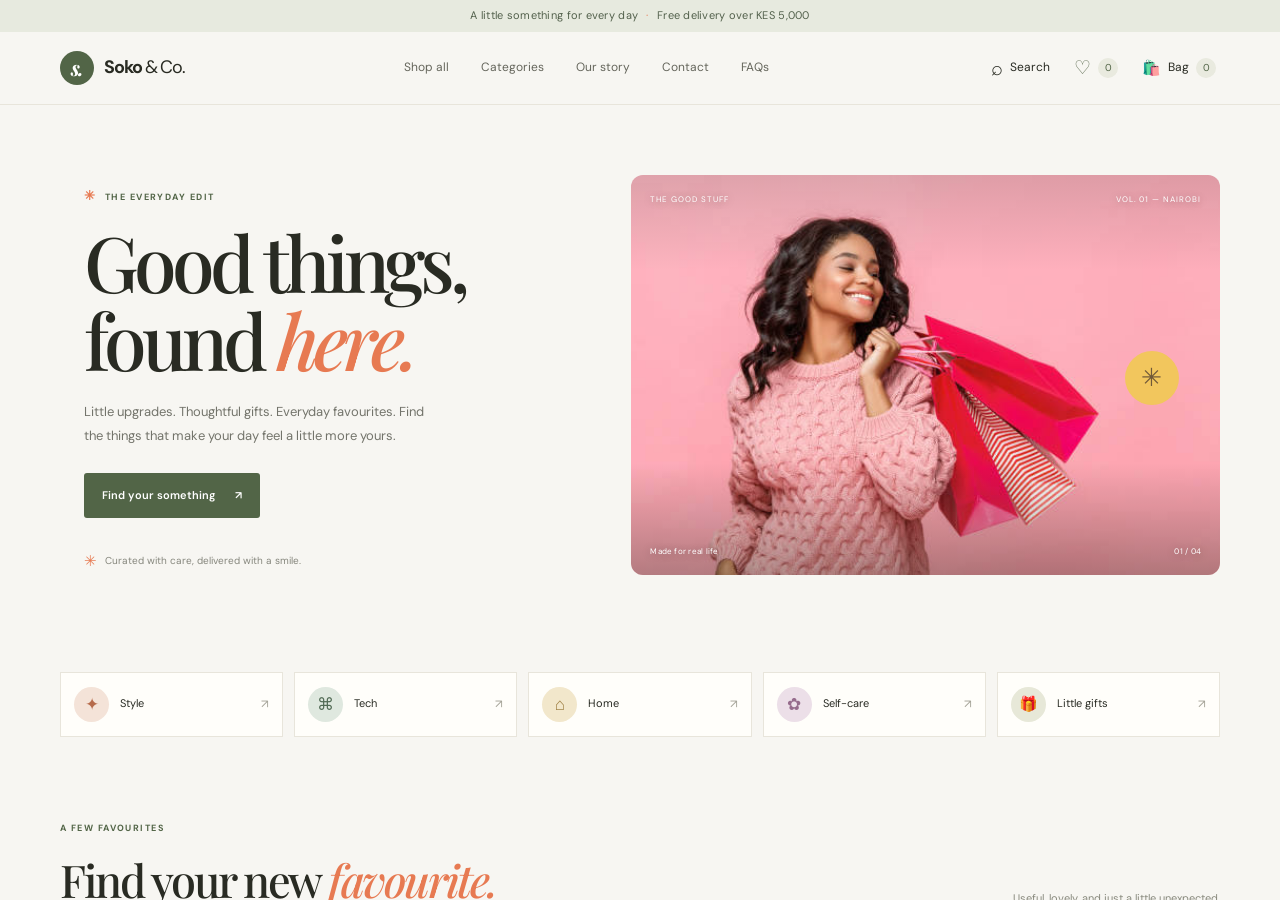
<file: index.html>
<!doctype html>
<!-- GitHub Pages entry point; forward visitors to the storefront page. -->
<html lang="en">
  <head>
    <meta charset="UTF-8" />
    <meta name="viewport" content="width=device-width, initial-scale=1.0" />
    <meta http-equiv="refresh" content="0; url=market.html" />
    <meta
      name="description"
      content="Shop considered everyday finds across style, tech, home, and more at Soko & Co."
    />
    <meta name="author" content="Fredrick Ochieng" />
    <meta name="robots" content="index, follow" />
    <meta name="theme-color" content="#f7f6f2" />
    <meta property="og:type" content="website" />
    <meta property="og:title" content="Soko &amp; Co. — Good things, found here" />
    <meta
      property="og:description"
      content="Shop considered everyday finds across style, tech, home, and more."
    />
    <meta property="og:image" content="images/hero_bg.jpg" />
    <meta property="og:site_name" content="Soko &amp; Co." />
    <meta name="twitter:card" content="summary_large_image" />
    <meta name="twitter:title" content="Soko &amp; Co. — Good things, found here" />
    <meta
      name="twitter:description"
      content="Shop considered everyday finds across style, tech, home, and more."
    />
    <meta name="twitter:image" content="images/hero_bg.jpg" />
    <title>Soko &amp; Co.</title>
  </head>
  <body>
    <p>
      Opening the Soko &amp; Co. shop.
      <a href="market.html">Continue to the storefront</a>
    </p>
  </body>
</html>
</file>
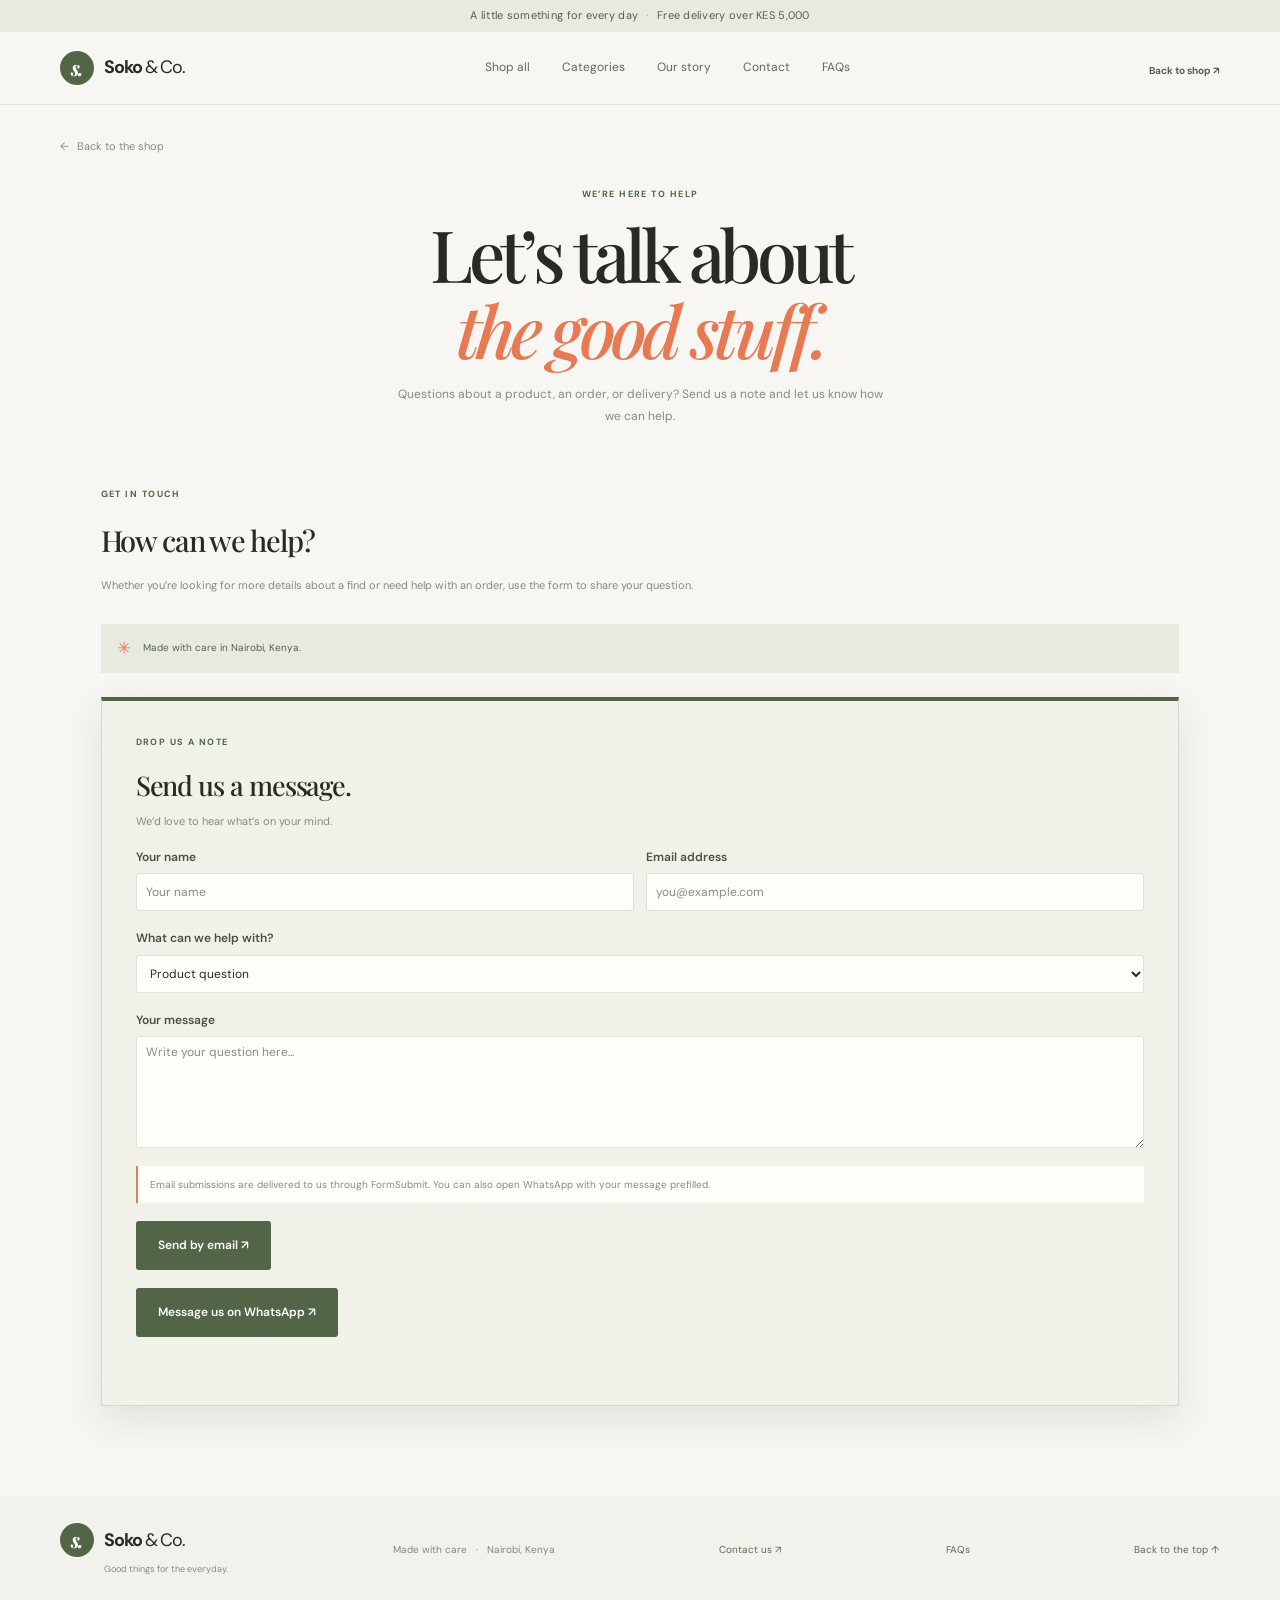
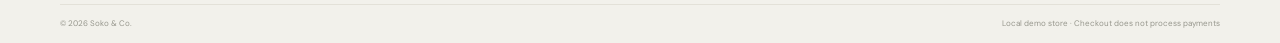
<file: contact.html>
<!doctype html>
<!-- Soko & Co. contact page; the form is a local demo and sends no messages. -->
<html lang="en">
  <head>
    <meta charset="UTF-8" />
    <meta name="viewport" content="width=device-width, initial-scale=1.0" />
    <meta
      name="description"
      content="Get in touch with Soko & Co. about products, orders, or delivery."
    />
    <meta name="author" content="Fredrick Ochieng" />
    <meta name="robots" content="index, follow" />
    <meta name="theme-color" content="#f7f6f2" />
    <meta name="format-detection" content="telephone=no" />
    <meta name="apple-mobile-web-app-capable" content="yes" />

    <meta property="og:type" content="website" />
    <meta property="og:title" content="Contact us — Soko &amp; Co." />
    <meta
      property="og:description"
      content="Get in touch with Soko & Co. about products, orders, or delivery."
    />
    <meta property="og:image" content="images/hero_bg.jpg" />
    <meta property="og:site_name" content="Soko &amp; Co." />
    <meta property="og:locale" content="en_KE" />

    <meta name="twitter:card" content="summary_large_image" />
    <meta name="twitter:title" content="Contact us — Soko &amp; Co." />
    <meta
      name="twitter:description"
      content="Get in touch with Soko & Co. about products, orders, or delivery."
    />
    <meta name="twitter:image" content="images/hero_bg.jpg" />

    <title>Contact us — Soko &amp; Co.</title>
    <link rel="stylesheet" href="market.css" />
    <script src="contact.js" defer></script>
    <script src="site-nav.js" defer></script>
  </head>
  <body id="top">
    <!-- Store announcement and shared navigation. -->
    <div class="topline">
      A little something for every day <span>·</span> Free delivery over KES
      5,000
    </div>
    <header class="site-header">
      <nav class="nav container" aria-label="Main navigation">
        <a class="brand" href="market.html#home" aria-label="Soko and Co. home">
          <span class="brand-mark">s.</span>
          <span>Soko <span class="brand-light">&amp; Co.</span></span>
        </a>
        <div class="nav-links" id="site-menu">
          <a href="market.html#shop">Shop all</a>
          <a href="market.html#categories">Categories</a>
          <a href="market.html#story">Our story</a>
          <a href="contact.html" aria-current="page">Contact</a>
          <a href="faq.html">FAQs</a>
        </div>
        <button
          class="menu-overlay"
          type="button"
          data-menu-overlay
          aria-label="Close navigation menu"
          tabindex="-1"
        ></button>
        <div class="nav-actions">
          <a class="text-link" href="market.html#shop">Back to shop ↗</a>
          <button
            class="mobile-menu-toggle"
            type="button"
            aria-label="Open navigation menu"
            aria-controls="site-menu"
            aria-expanded="false"
          >
            <span class="menu-icon" aria-hidden="true">
              <span></span><span></span><span></span>
            </span>
          </button>
        </div>
      </nav>
    </header>

    <!-- Contact introduction and demo form with an explicit non-delivery notice. -->
    <main class="container contact-page">
      <a class="detail-back-link" href="market.html#shop">
        <span aria-hidden="true">←</span> Back to the shop
      </a>
      <section class="contact-intro">
        <span class="eyebrow">WE’RE HERE TO HELP</span>
        <h1>Let’s talk about<br /><em>the good stuff.</em></h1>
        <p>
          Questions about a product, an order, or delivery? Send us a note and
          let us know how we can help.
        </p>
      </section>

      <section class="contact-layout" aria-label="Contact Soko &amp; Co.">
        <div class="contact-copy">
          <span class="eyebrow">GET IN TOUCH</span>
          <h2>How can we help?</h2>
          <p>
            Whether you’re looking for more details about a find or need help
            with an order, use the form to share your question.
          </p>
          <div class="contact-location">
            <span aria-hidden="true">✳</span>
            <p>Made with care in Nairobi, Kenya.</p>
          </div>
        </div>

        <form
          class="contact-form"
          id="contact-form"
          action="https://formsubmit.co/werefredrick63@gmail.com"
          method="POST"
        >
          <input
            type="hidden"
            name="_subject"
            value="New Soko & Co. contact form message"
          />
          <input type="hidden" name="_template" value="table" />
          <div class="contact-form-heading">
            <span class="eyebrow">DROP US A NOTE</span>
            <h2>Send us a message.</h2>
            <p>We’d love to hear what’s on your mind.</p>
          </div>
          <div class="contact-form-row">
            <div class="contact-field">
              <label for="contact-name">Your name</label>
              <input
                id="contact-name"
                name="name"
                autocomplete="name"
                placeholder="Your name"
                required
              />
            </div>
            <div class="contact-field">
              <label for="contact-email">Email address</label>
              <input
                id="contact-email"
                name="email"
                type="email"
                autocomplete="email"
                placeholder="you@example.com"
                required
              />
            </div>
          </div>
          <div class="contact-field">
            <label for="contact-topic">What can we help with?</label>
            <select id="contact-topic" name="topic">
              <option>Product question</option>
              <option>Order or delivery</option>
              <option>Other</option>
            </select>
          </div>
          <div class="contact-field">
            <label for="contact-message">Your message</label>
            <textarea
              id="contact-message"
              name="message"
              rows="5"
              placeholder="Write your question here..."
              required
            ></textarea>
          </div>
          <p class="contact-note">
            Email submissions are delivered to us through FormSubmit. You can
            also open WhatsApp with your message prefilled.
          </p>
          <button class="button button-dark" type="submit">Send by email ↗</button>
          <button
            class="button button-dark"
            id="contact-whatsapp"
            type="button"
          >
            Message us on WhatsApp ↗
          </button>
          <p class="contact-status" id="contact-status" role="status" aria-live="polite"></p>
        </form>
      </section>
    </main>

    <!-- Shared footer links for the storefront and FAQ page. -->
    <footer class="site-footer">
      <div class="container footer-main">
        <div class="footer-brand">
          <a class="brand" href="market.html#home">
            <span class="brand-mark">s.</span>
            <span>Soko <span class="brand-light">&amp; Co.</span></span>
          </a>
          <p>Good things for the everyday.</p>
        </div>
        <div class="footer-note">
          <span>Made with care</span><span>·</span><span>Nairobi, Kenya</span>
        </div>
        <a class="back-top" href="contact.html">Contact us ↗</a>
        <a class="back-top" href="faq.html">FAQs</a>
        <a class="back-top" href="#top">Back to the top ↑</a>
      </div>
      <div class="container footer-bottom">
        <span>© 2026 Soko &amp; Co.</span>
        <span>Local demo store · Checkout does not process payments</span>
      </div>
    </footer>
  </body>
</html>
</file>
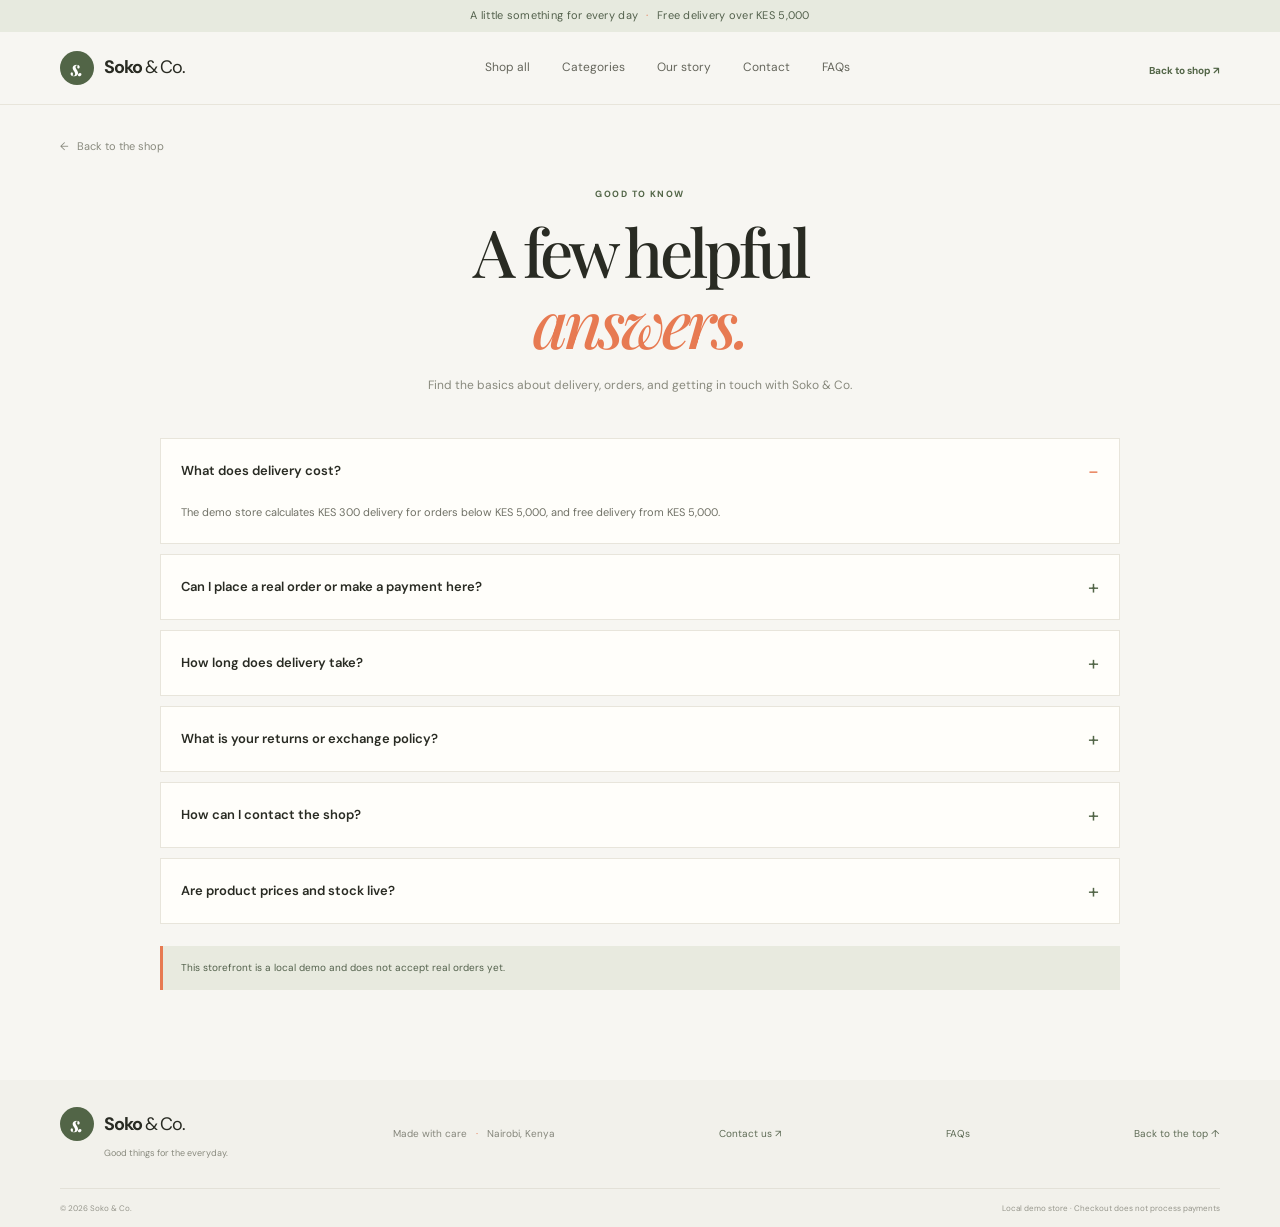
<file: faq.html>
<!doctype html>
<!-- Help page describing the demo shop's delivery, checkout, and support limits. -->
<html lang="en">
  <head>
    <meta charset="UTF-8" />
    <meta name="viewport" content="width=device-width, initial-scale=1.0" />
    <meta
      name="description"
      content="Delivery, checkout, and customer-support information for Soko & Co."
    />
    <meta name="author" content="Fredrick Ochieng" />
    <meta name="robots" content="index, follow" />
    <meta name="theme-color" content="#f7f6f2" />
    <meta name="format-detection" content="telephone=no" />
    <meta name="apple-mobile-web-app-capable" content="yes" />

    <meta property="og:type" content="website" />
    <meta property="og:title" content="FAQs — Soko &amp; Co." />
    <meta
      property="og:description"
      content="Delivery, checkout, and customer-support information for Soko & Co."
    />
    <meta property="og:image" content="images/hero_bg.jpg" />
    <meta property="og:site_name" content="Soko &amp; Co." />
    <meta property="og:locale" content="en_KE" />

    <meta name="twitter:card" content="summary_large_image" />
    <meta name="twitter:title" content="FAQs — Soko &amp; Co." />
    <meta
      name="twitter:description"
      content="Delivery, checkout, and customer-support information for Soko & Co."
    />
    <meta name="twitter:image" content="images/hero_bg.jpg" />

    <title>FAQs — Soko &amp; Co.</title>
    <link rel="stylesheet" href="market.css" />
    <script src="site-nav.js" defer></script>
  </head>
  <body id="top">
    <!-- Store announcement and shared navigation. -->
    <div class="topline">
      A little something for every day <span>·</span> Free delivery over KES
      5,000
    </div>
    <header class="site-header">
      <nav class="nav container" aria-label="Main navigation">
        <a class="brand" href="market.html#home" aria-label="Soko and Co. home">
          <span class="brand-mark">s.</span>
          <span>Soko <span class="brand-light">&amp; Co.</span></span>
        </a>
        <div class="nav-links" id="site-menu">
          <a href="market.html#shop">Shop all</a>
          <a href="market.html#categories">Categories</a>
          <a href="market.html#story">Our story</a>
          <a href="contact.html">Contact</a>
          <a href="faq.html" aria-current="page">FAQs</a>
        </div>
        <button
          class="menu-overlay"
          type="button"
          data-menu-overlay
          aria-label="Close navigation menu"
          tabindex="-1"
        ></button>
        <div class="nav-actions">
          <a class="text-link" href="market.html#shop">Back to shop ↗</a>
          <button
            class="mobile-menu-toggle"
            type="button"
            aria-label="Open navigation menu"
            aria-controls="site-menu"
            aria-expanded="false"
          >
            <span class="menu-icon" aria-hidden="true">
              <span></span><span></span><span></span>
            </span>
          </button>
        </div>
      </nav>
    </header>

    <!-- Frequently asked questions and a notice that this is a local demo. -->
    <main class="container faq-page">
      <a class="detail-back-link" href="market.html#shop">
        <span aria-hidden="true">←</span> Back to the shop
      </a>
      <section class="faq-intro">
        <span class="eyebrow">GOOD TO KNOW</span>
        <h1>A few helpful<br /><em>answers.</em></h1>
        <p>
          Find the basics about delivery, orders, and getting in touch with
          Soko &amp; Co.
        </p>
      </section>

      <section class="faq-list" aria-label="Frequently asked questions">
        <details open>
          <summary>What does delivery cost?</summary>
          <div class="faq-answer">
            <p>
              The demo store calculates KES 300 delivery for orders below KES
              5,000, and free delivery from KES 5,000.
            </p>
          </div>
        </details>
        <details>
          <summary>Can I place a real order or make a payment here?</summary>
          <div class="faq-answer">
            <p>
              Not yet. This is a local demo store; checkout does not process
              payments or create real orders.
            </p>
          </div>
        </details>
        <details>
          <summary>How long does delivery take?</summary>
          <div class="faq-answer">
            <p>
              Delivery areas and time estimates haven’t been configured for
              this demo, so we can’t provide a delivery estimate yet.
            </p>
          </div>
        </details>
        <details>
          <summary>What is your returns or exchange policy?</summary>
          <div class="faq-answer">
            <p>
              A returns and exchanges policy hasn’t been published for this
              demo yet.
            </p>
          </div>
        </details>
        <details>
          <summary>How can I contact the shop?</summary>
          <div class="faq-answer">
            <p>
              The <a href="contact.html">contact page</a> has a message form,
              but it is not connected to email or messaging yet and will not
              send submissions.
            </p>
          </div>
        </details>
        <details>
          <summary>Are product prices and stock live?</summary>
          <div class="faq-answer">
            <p>
              No. Product information, prices, and stock are demo values and
              have not been connected to live inventory.
            </p>
          </div>
        </details>
      </section>
      <p class="faq-demo-note">
        This storefront is a local demo and does not accept real orders yet.
      </p>
    </main>

    <!-- Shared footer links for the storefront and contact page. -->
    <footer class="site-footer">
      <div class="container footer-main">
        <div class="footer-brand">
          <a class="brand" href="market.html#home">
            <span class="brand-mark">s.</span>
            <span>Soko <span class="brand-light">&amp; Co.</span></span>
          </a>
          <p>Good things for the everyday.</p>
        </div>
        <div class="footer-note">
          <span>Made with care</span><span>·</span><span>Nairobi, Kenya</span>
        </div>
        <a class="back-top" href="contact.html">Contact us ↗</a>
        <a class="back-top" href="faq.html">FAQs</a>
        <a class="back-top" href="#top">Back to the top ↑</a>
      </div>
      <div class="container footer-bottom">
        <span>© 2026 Soko &amp; Co.</span>
        <span>Local demo store · Checkout does not process payments</span>
      </div>
    </footer>
  </body>
</html>
</file>
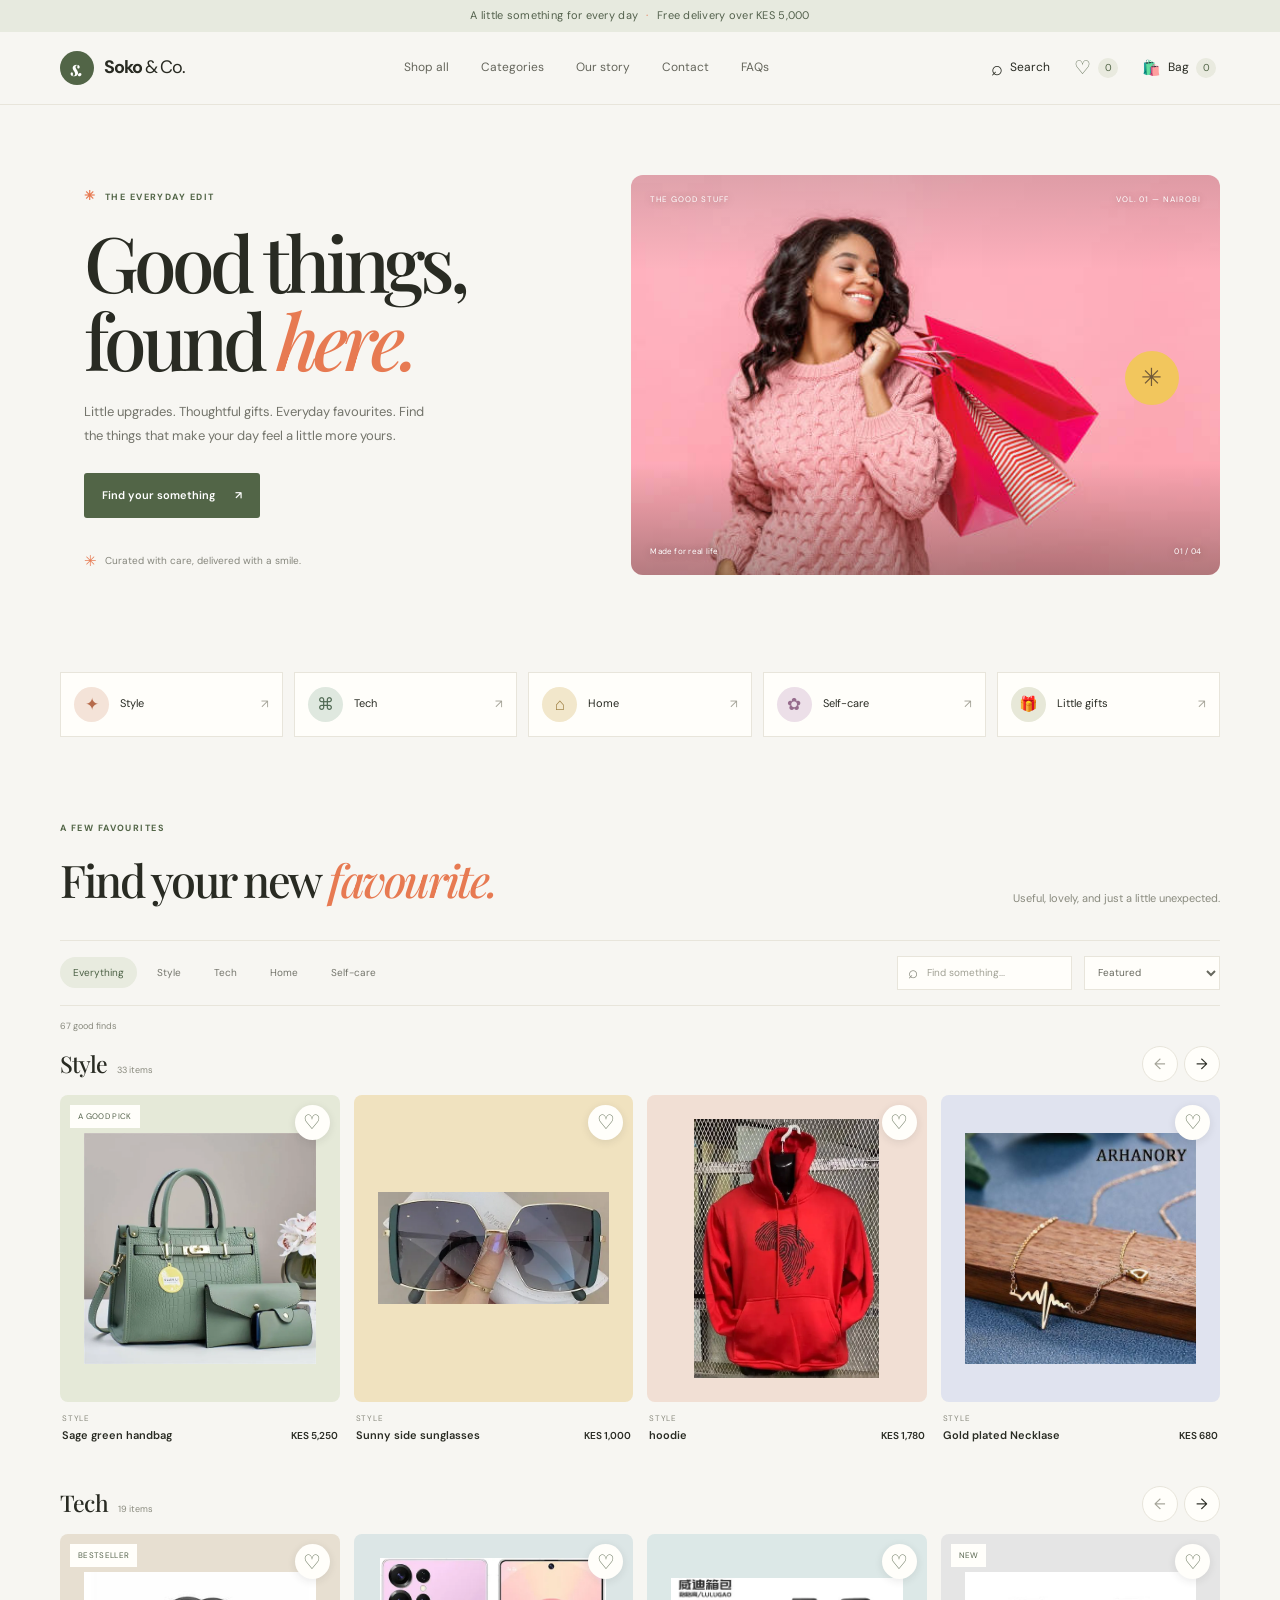
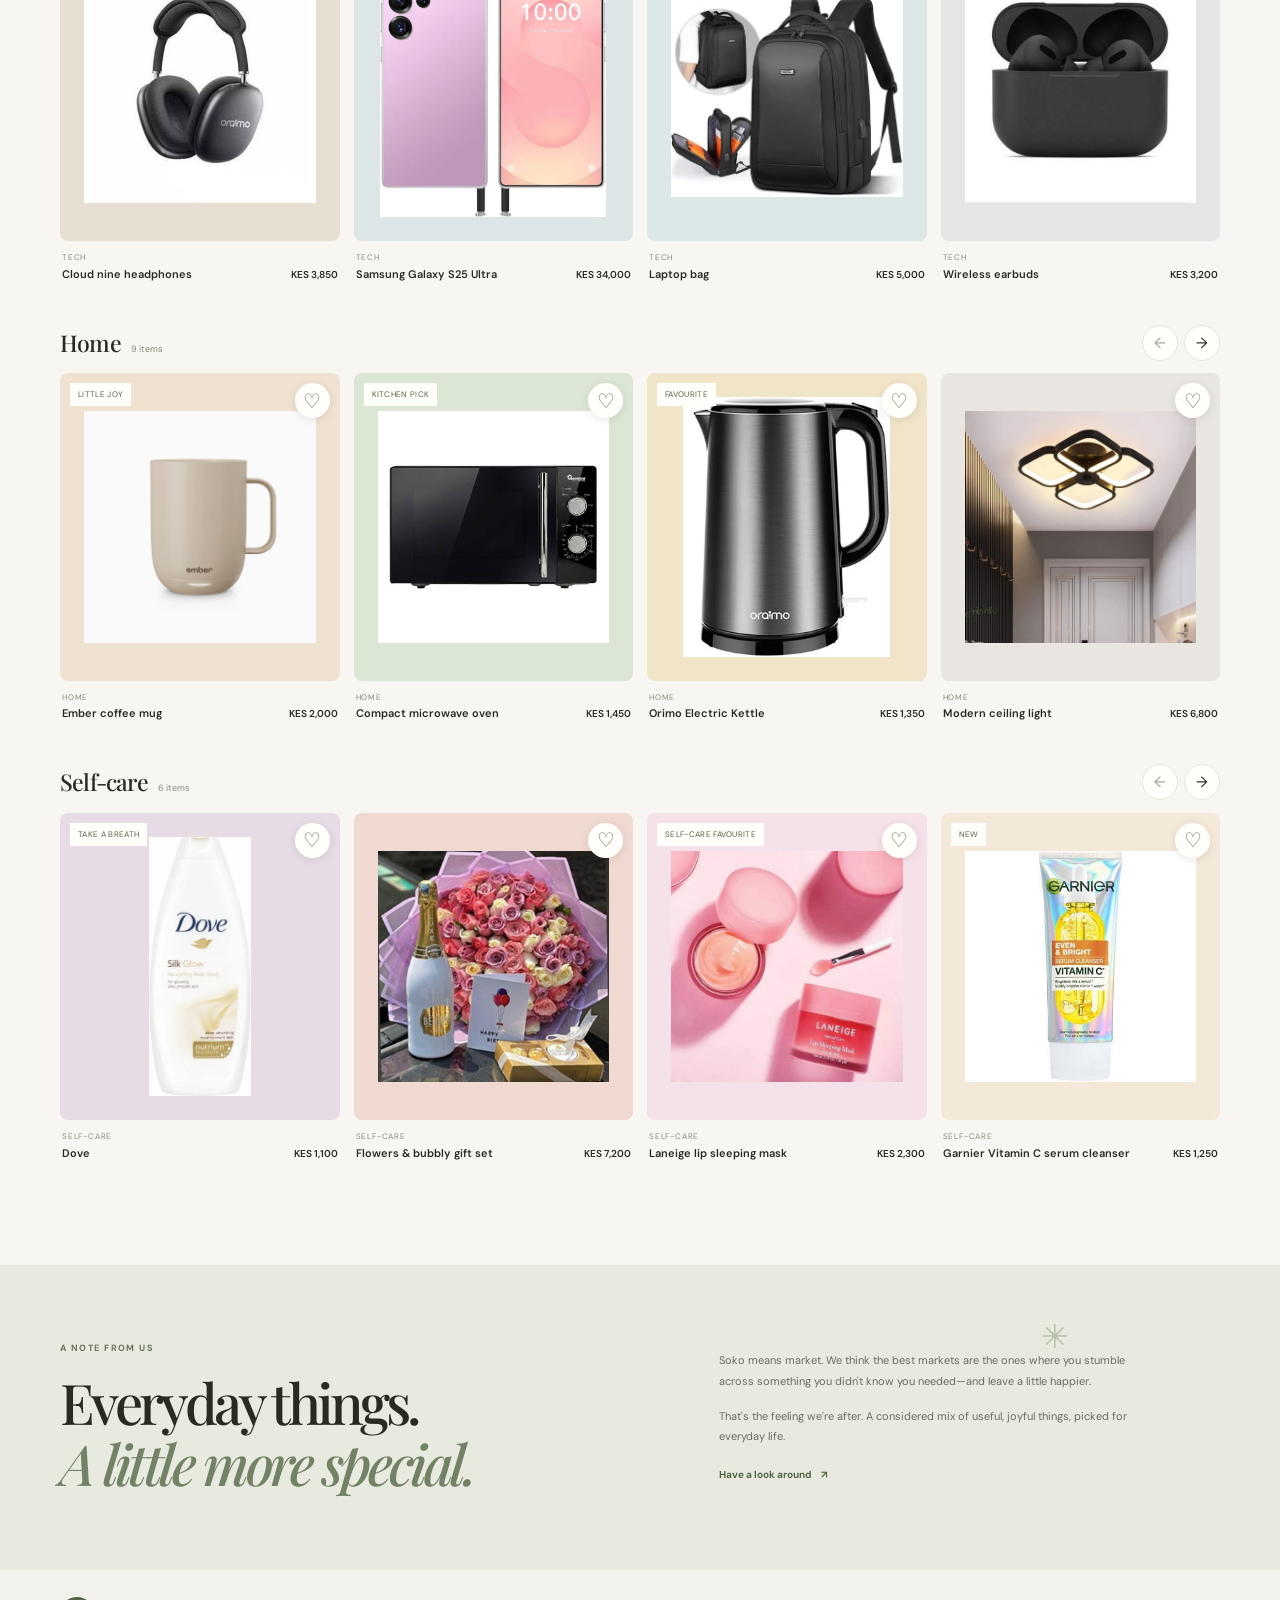
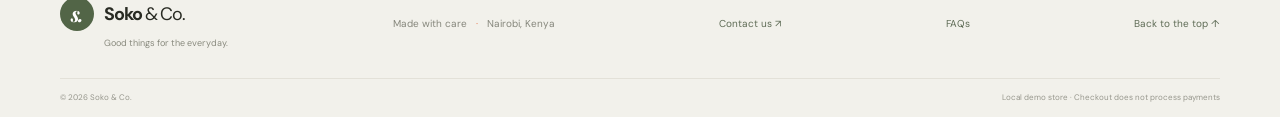
<file: market.html>
<!doctype html>
<!-- Main Soko & Co. storefront entry point. -->
<html lang="en">
  <head>
    <meta charset="UTF-8" />
    <meta name="viewport" content="width=device-width, initial-scale=1.0" />
    <meta
      name="description"
      content="Shop considered everyday finds across style, tech, home, and more at Soko & Co."
    />
    <meta name="author" content="Fredrick Ochieng" />
    <meta name="robots" content="index, follow" />
    <meta name="theme-color" content="#f7f6f2" />
    <meta name="format-detection" content="telephone=no" />
    <meta name="apple-mobile-web-app-capable" content="yes" />

    <meta property="og:type" content="website" />
    <meta property="og:title" content="Soko &amp; Co. — Good things, found here" />
    <meta
      property="og:description"
      content="Shop considered everyday finds across style, tech, home, and more."
    />
    <meta property="og:image" content="images/hero_bg.jpg" />
    <meta property="og:site_name" content="Soko &amp; Co." />
    <meta property="og:locale" content="en_KE" />

    <meta name="twitter:card" content="summary_large_image" />
    <meta name="twitter:title" content="Soko &amp; Co. — Good things, found here" />
    <meta
      name="twitter:description"
      content="Shop considered everyday finds across style, tech, home, and more."
    />
    <meta name="twitter:image" content="images/hero_bg.jpg" />

    <title>Soko &amp; Co. — Good things, found here</title>
    <link rel="stylesheet" href="market.css" />
    <script src="market-products.js" defer></script>
    <script src="wishlist.js" defer></script>
    <script src="market.js" defer></script>
    <script src="site-nav.js" defer></script>
  </head>
  <body>
    <!-- Store announcement and shared primary navigation. -->
    <div class="topline">
      A little something for every day <span>·</span> Free delivery over KES
      5,000
    </div>
    <header class="site-header">
      <nav class="nav container" aria-label="Main navigation">
        <a class="brand" href="#home" aria-label="Soko and Co. home">
          <span class="brand-mark">s.</span>
          <span>Soko <span class="brand-light">&amp; Co.</span></span>
        </a>
        <div class="nav-links" id="site-menu">
          <a href="#shop">Shop all</a>
          <a href="#categories">Categories</a>
          <a href="#story">Our story</a>
          <a href="contact.html">Contact</a>
          <a href="faq.html">FAQs</a>
        </div>
        <button
          class="menu-overlay"
          type="button"
          data-menu-overlay
          aria-label="Close navigation menu"
          tabindex="-1"
        ></button>
        <div class="nav-actions">
          <button
            class="search-shortcut"
            id="search-focus"
            type="button"
            aria-label="Search products"
          >
            <span aria-hidden="true">⌕</span
            ><span class="search-word">Search</span>
          </button>
          <button
            class="wishlist-trigger"
            id="open-wishlist"
            type="button"
            aria-label="Open wishlist"
          >
            <span aria-hidden="true">♡</span>
            <span class="wishlist-count" id="wishlist-count">0</span>
          </button>
          <button
            class="cart-trigger"
            id="open-cart"
            type="button"
            aria-label="Open shopping bag"
          >
            <span class="bag-icon" aria-hidden="true">🛍️</span>
            <span class="cart-word">Bag</span>
            <span class="cart-count" id="cart-count">0</span>
          </button>
          <button
            class="mobile-menu-toggle"
            type="button"
            aria-label="Open navigation menu"
            aria-controls="site-menu"
            aria-expanded="false"
          >
            <span class="menu-icon" aria-hidden="true">
              <span></span><span></span><span></span>
            </span>
          </button>
        </div>
      </nav>
    </header>

    <main id="home">
      <!-- Hero message and featured campaign artwork. -->
      <section class="hero container">
        <div class="hero-copy">
          <span class="eyebrow"
            ><span class="eyebrow-star">✳</span> THE EVERYDAY EDIT</span
          >
          <h1>Good things,<br />found <em>here.</em></h1>
          <p>
            Little upgrades. Thoughtful gifts. Everyday favourites. Find the
            things that make your day feel a little more yours.
          </p>
          <a class="button button-dark" href="#shop"
            >Find your something <span aria-hidden="true">↗</span></a
          >
          <div class="hero-footnote">
            <span class="tiny-sun">✳</span> Curated with care, delivered with a
            smile.
          </div>
        </div>
        <div
          class="hero-art"
          aria-label="A shopper carrying colorful shopping bags"
        >
          <div class="hero-art-top">
            <span>THE GOOD STUFF</span><span>VOL. 01 — NAIROBI</span>
          </div>
          <div class="hero-sticker sticker-sun" aria-hidden="true">✳</div>
          <div class="hero-art-caption">
            <span>Made for real life</span><span>01 / 04</span>
          </div>
        </div>
      </section>

      <!-- Category shortcuts select a category in the catalog below. -->
      <section
        class="category-section container"
        id="categories"
        aria-label="Shop by category"
      >
        <a class="category-link" href="#shop" data-category-link="Style"
          ><span class="category-emoji style-emoji">✦</span><span>Style</span
          ><span class="category-arrow">↗</span></a
        >
        <a class="category-link" href="#shop" data-category-link="Tech"
          ><span class="category-emoji tech-emoji">⌘</span><span>Tech</span
          ><span class="category-arrow">↗</span></a
        >
        <a class="category-link" href="#shop" data-category-link="Home"
          ><span class="category-emoji home-emoji">⌂</span><span>Home</span
          ><span class="category-arrow">↗</span></a
        >
        <a class="category-link" href="#shop" data-category-link="Self-care"
          ><span class="category-emoji care-emoji">✿</span><span>Self-care</span
          ><span class="category-arrow">↗</span></a
        >
        <a class="category-link" href="#shop" data-category-link="All"
          ><span class="category-emoji gifts-emoji">🎁</span
          ><span>Little gifts</span><span class="category-arrow">↗</span></a
        >
      </section>

      <!-- Search, filters, sorting, and product groups are populated by market.js. -->
      <section class="shop-section container" id="shop">
        <div class="shop-heading">
          <div>
            <span class="eyebrow">A FEW FAVOURITES</span>
            <h2>Find your new <em>favourite.</em></h2>
          </div>
          <p>Useful, lovely, and just a little unexpected.</p>
        </div>
        <div class="shop-controls">
          <div
            class="filter-list"
            id="category-filters"
            aria-label="Filter products by category"
          >
            <button
              class="filter-chip is-active"
              type="button"
              data-category="All"
              aria-pressed="true"
            >
              Everything
            </button>
            <button
              class="filter-chip"
              type="button"
              data-category="Style"
              aria-pressed="false"
            >
              Style
            </button>
            <button
              class="filter-chip"
              type="button"
              data-category="Tech"
              aria-pressed="false"
            >
              Tech
            </button>
            <button
              class="filter-chip"
              type="button"
              data-category="Home"
              aria-pressed="false"
            >
              Home
            </button>
            <button
              class="filter-chip"
              type="button"
              data-category="Self-care"
              aria-pressed="false"
            >
              Self-care
            </button>
          </div>
          <div class="shop-tools">
            <label class="search-field">
              <span class="visually-hidden">Search products</span>
              <span aria-hidden="true">⌕</span>
              <input
                id="product-search"
                type="search"
                placeholder="Find something..."
                autocomplete="off"
              />
            </label>
            <label class="sort-field">
              <span class="visually-hidden">Sort products</span>
              <select id="sort-products">
                <option value="featured">Featured</option>
                <option value="price-low">Price: low to high</option>
                <option value="price-high">Price: high to low</option>
                <option value="name">Name: A to Z</option>
              </select>
            </label>
          </div>
        </div>
        <p class="results-count" id="results-count" aria-live="polite"></p>
        <div class="product-grid product-groups" id="product-grid"></div>
        <p class="empty-state" id="empty-state" hidden>
          No little finds here yet. Try another search or category.
        </p>
      </section>

      <!-- Short brand story and route back to the catalog. -->
      <section class="story-section" id="story">
        <div class="container story-inner">
          <span class="story-spark" aria-hidden="true">✳</span>
          <div>
            <span class="eyebrow">A NOTE FROM US</span>
            <h2>Everyday things.<br /><em>A little more special.</em></h2>
          </div>
          <div class="story-copy">
            <p>
              Soko means market. We think the best markets are the ones where
              you stumble across something you didn't know you needed—and leave
              a little happier.
            </p>
            <p>
              That's the feeling we're after. A considered mix of useful, joyful
              things, picked for everyday life.
            </p>
            <a class="text-link" href="#shop"
              >Have a look around <span aria-hidden="true">↗</span></a
            >
          </div>
        </div>
      </section>
    </main>

    <!-- Shared brand details and links to customer help pages. -->
    <footer class="site-footer">
      <div class="container footer-main">
        <div class="footer-brand">
          <a class="brand" href="#home"
            ><span class="brand-mark">s.</span
            ><span>Soko <span class="brand-light">&amp; Co.</span></span></a
          >
          <p>Good things for the everyday.</p>
        </div>
        <div class="footer-note">
          <span>Made with care</span><span>·</span><span>Nairobi, Kenya</span>
        </div>
        <a class="back-top" href="contact.html">Contact us ↗</a>
        <a class="back-top" href="faq.html">FAQs</a>
        <a class="back-top" href="#home">Back to the top ↑</a>
      </div>
      <div class="container footer-bottom">
        <span>© 2026 Soko &amp; Co.</span
        ><span>Local demo store · Checkout does not process payments</span>
      </div>
    </footer>

    <!-- Saved-item drawer and accessible wishlist status announcements. -->
    <dialog
      class="wishlist-dialog"
      id="wishlist-dialog"
      aria-labelledby="wishlist-title"
    >
      <div class="wishlist-drawer">
        <div class="drawer-header">
          <div>
            <span class="eyebrow">YOUR SAVED FINDS</span>
            <h2 id="wishlist-title">
              Wishlist <span id="wishlist-dialog-count">(0)</span>
            </h2>
          </div>
          <button
            class="close-button"
            id="close-wishlist"
            type="button"
            aria-label="Close wishlist"
          >
            ×
          </button>
        </div>
        <p class="wishlist-intro">Saved in this browser for later.</p>
        <p class="wishlist-empty" id="wishlist-empty">
          Your wishlist is empty. Tap a heart on anything you like.
        </p>
        <ul class="wishlist-items" id="wishlist-items" hidden></ul>
      </div>
    </dialog>
    <p
      class="visually-hidden"
      id="wishlist-status"
      role="status"
      aria-live="polite"
    ></p>

    <!-- Cart drawer, local demo checkout, and order confirmation dialogs. -->
    <dialog class="cart-dialog" id="cart-dialog" aria-labelledby="cart-title">
      <div class="cart-drawer">
        <div class="drawer-header">
          <div>
            <span class="eyebrow">YOUR GOOD FINDS</span>
            <h2 id="cart-title">Your bag <span id="drawer-count">(0)</span></h2>
          </div>
          <button
            class="close-button"
            id="close-cart"
            type="button"
            aria-label="Close bag"
          >
            ×
          </button>
        </div>
        <div class="shipping-progress" id="shipping-progress"></div>
        <ul class="cart-items" id="cart-items"></ul>
        <div class="cart-empty" id="cart-empty">
          <span aria-hidden="true">🛍️</span>
          <p>Your bag is taking a little break.</p>
          <button class="text-link" id="continue-shopping" type="button">
            Find something lovely ↗
          </button>
        </div>
        <div class="drawer-footer" id="drawer-footer">
          <div class="subtotal-row">
            <span>Subtotal</span><strong id="cart-subtotal">KES 0</strong>
          </div>
          <p class="delivery-note" id="delivery-note">
            Delivery is calculated at checkout.
          </p>
          <button
            class="button button-dark checkout-trigger"
            id="checkout-trigger"
            type="button"
          >
            Continue to checkout <span aria-hidden="true">→</span>
          </button>
          <p class="demo-note">
            Secure demo checkout · No payment is collected
          </p>
        </div>
      </div>
    </dialog>

    <dialog
      class="checkout-dialog"
      id="checkout-dialog"
      aria-labelledby="checkout-title"
    >
      <div class="checkout-shell">
        <div class="checkout-header">
          <div>
            <span class="eyebrow">JUST A FEW DETAILS</span>
            <h2 id="checkout-title">Almost <em>yours.</em></h2>
          </div>
          <button
            class="close-button"
            id="close-checkout"
            type="button"
            aria-label="Close checkout"
          >
            ×
          </button>
        </div>
        <p class="checkout-disclaimer">
          Demo checkout only—no payment will be taken and no order is sent to a
          store.
        </p>
        <form id="checkout-form">
          <div class="form-grid">
            <label class="form-field"
              ><span>First name</span
              ><input name="firstName" autocomplete="given-name" required
            /></label>
            <label class="form-field"
              ><span>Last name</span
              ><input name="lastName" autocomplete="family-name" required
            /></label>
            <label class="form-field field-full"
              ><span>Email address</span
              ><input name="email" type="email" autocomplete="email" required
            /></label>
            <label class="form-field field-full"
              ><span>Phone number</span
              ><input name="phone" type="tel" autocomplete="tel" required
            /></label>
            <label class="form-field field-full"
              ><span>Delivery address</span
              ><input name="address" autocomplete="street-address" required
            /></label>
            <label class="form-field"
              ><span>Town / city</span
              ><input name="city" autocomplete="address-level2" required
            /></label>
            <label class="form-field"
              ><span>Payment preference</span
              ><select name="payment" required>
                <option value="Cash on delivery">Cash on delivery</option>
                <option value="M-Pesa on delivery">M-Pesa on delivery</option>
              </select></label
            >
          </div>
          <div class="checkout-summary">
            <div>
              <span>Items</span><strong id="checkout-items">KES 0</strong>
            </div>
            <div>
              <span>Delivery</span><strong id="checkout-delivery">KES 0</strong>
            </div>
            <div class="checkout-total">
              <span>Total</span><strong id="checkout-total">KES 0</strong>
            </div>
          </div>
          <button class="button button-dark place-order" type="submit">
            Place demo order <span aria-hidden="true">→</span>
          </button>
        </form>
      </div>
    </dialog>

    <dialog
      class="confirmation-dialog"
      id="confirmation-dialog"
      aria-labelledby="confirmation-title"
    >
      <div class="confirmation-content">
        <span class="confirmation-icon" aria-hidden="true">✓</span>
        <span class="eyebrow">DEMO ORDER COMPLETE</span>
        <h2 id="confirmation-title">Lovely choice.</h2>
        <p id="confirmation-message"></p>
        <p class="checkout-disclaimer">
          This is a local demo only. No payment was taken and the order was not
          transmitted.
        </p>
        <button class="button button-dark" id="finish-order" type="button">
          Back to the good stuff <span aria-hidden="true">↗</span>
        </button>
      </div>
    </dialog>
    <div class="toast" id="toast" role="status" aria-live="polite"></div>
  </body>
</html>
</file>
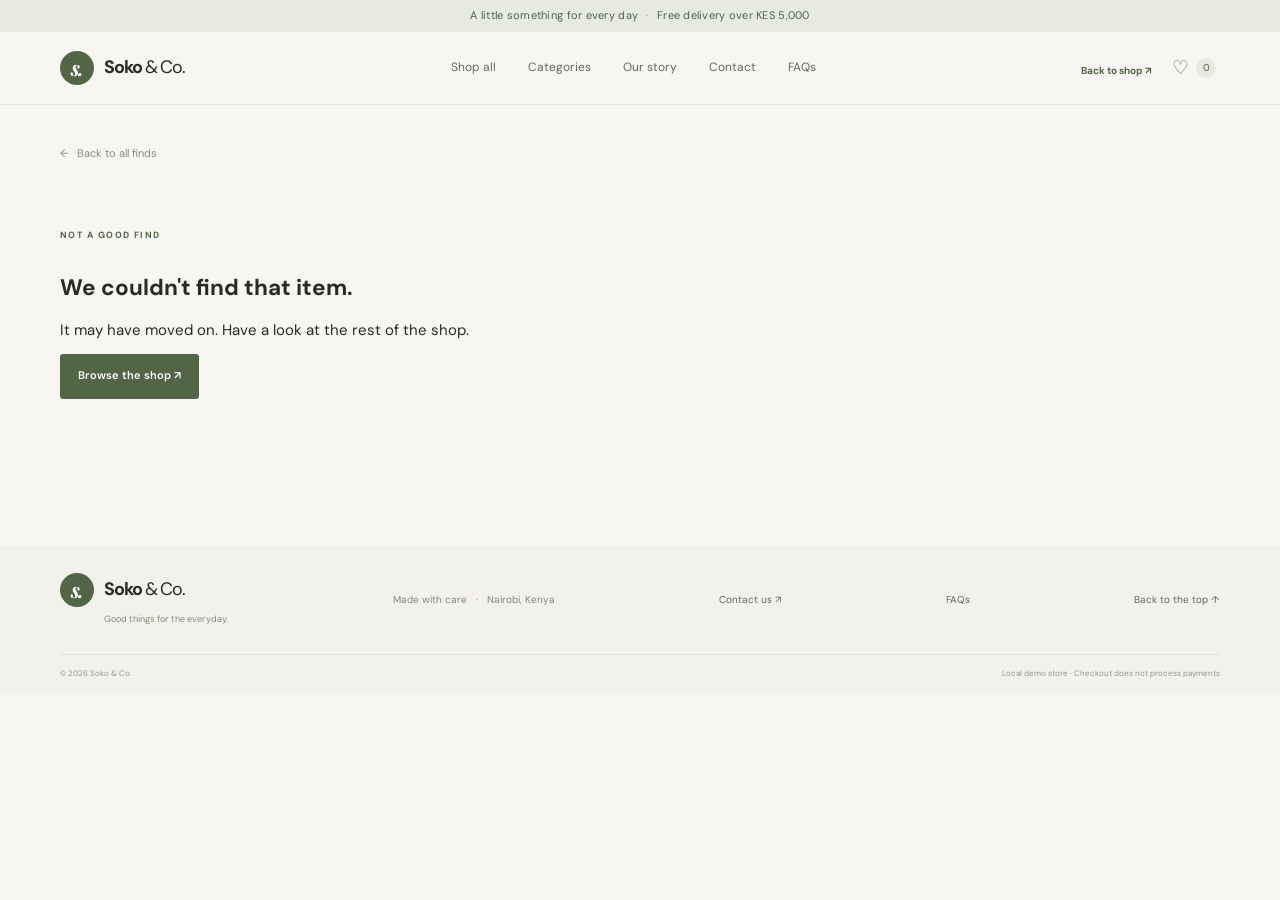
<file: product.html>
<!doctype html>
<!-- Product detail page; the query string selects the catalog product to show. -->
<html lang="en">
  <head>
    <meta charset="UTF-8" />
    <meta name="viewport" content="width=device-width, initial-scale=1.0" />
    <meta
      name="description"
      content="Discover product details and related everyday finds at Soko & Co."
    />
    <meta name="author" content="Fredrick Ochieng" />
    <meta name="robots" content="index, follow" />
    <meta name="theme-color" content="#f7f6f2" />
    <meta name="format-detection" content="telephone=no" />
    <meta name="apple-mobile-web-app-capable" content="yes" />

    <meta property="og:type" content="product" />
    <meta property="og:title" content="Product details — Soko &amp; Co." />
    <meta
      property="og:description"
      content="Discover product details and related everyday finds at Soko & Co."
    />
    <meta property="og:url" content="" />
    <meta property="og:image" content="images/hero_bg.jpg" />
    <meta property="og:site_name" content="Soko &amp; Co." />
    <meta property="og:locale" content="en_KE" />

    <meta name="twitter:card" content="summary_large_image" />
    <meta name="twitter:title" content="Product details — Soko &amp; Co." />
    <meta
      name="twitter:description"
      content="Discover product details and related everyday finds at Soko & Co."
    />
    <meta name="twitter:image" content="images/hero_bg.jpg" />

    <title>Product details — Soko &amp; Co.</title>
    <link rel="stylesheet" href="market.css" />
    <script src="market-products.js" defer></script>
    <script src="wishlist.js" defer></script>
    <script src="product-detail.js" defer></script>
    <script src="site-nav.js" defer></script>
  </head>
  <body id="top">
    <!-- Store announcement and navigation shared with other Soko pages. -->
    <div class="topline">
      A little something for every day <span>·</span> Free delivery over KES
      5,000
    </div>
    <header class="site-header">
      <nav class="nav container" aria-label="Main navigation">
        <a class="brand" href="market.html#home" aria-label="Soko and Co. home">
          <span class="brand-mark">s.</span>
          <span>Soko <span class="brand-light">&amp; Co.</span></span>
        </a>
        <div class="nav-links" id="site-menu">
          <a href="market.html#shop">Shop all</a>
          <a href="market.html#categories">Categories</a>
          <a href="market.html#story">Our story</a>
          <a href="contact.html">Contact</a>
          <a href="faq.html">FAQs</a>
        </div>
        <button
          class="menu-overlay"
          type="button"
          data-menu-overlay
          aria-label="Close navigation menu"
          tabindex="-1"
        ></button>
        <div class="nav-actions">
          <a class="text-link" href="market.html#shop">Back to shop ↗</a>
          <button
            class="wishlist-trigger"
            id="open-wishlist"
            type="button"
            aria-label="Open wishlist"
          >
            <span aria-hidden="true">♡</span>
            <span class="wishlist-count" id="wishlist-count">0</span>
          </button>
          <button
            class="mobile-menu-toggle"
            type="button"
            aria-label="Open navigation menu"
            aria-controls="site-menu"
            aria-expanded="false"
          >
            <span class="menu-icon" aria-hidden="true">
              <span></span><span></span><span></span>
            </span>
          </button>
        </div>
      </nav>
    </header>

    <!-- Product details and recommendations are rendered by product-detail.js. -->
    <main class="container detail-page">
      <a class="detail-back-link" href="market.html#shop"
        ><span aria-hidden="true">←</span> Back to all finds</a
      >
      <section id="product-detail" aria-live="polite"></section>
      <section class="related-section" id="related-section" hidden>
        <div class="related-heading">
          <span class="eyebrow">KEEP LOOKING</span>
          <h2>You might also like.</h2>
          <p>More good finds, picked for you.</p>
        </div>
        <div class="product-grid" id="related-grid"></div>
      </section>
    </main>

    <!-- Shared footer links back to the storefront and customer help pages. -->
    <footer class="site-footer">
      <div class="container footer-main">
        <div class="footer-brand">
          <a class="brand" href="market.html#home"
            ><span class="brand-mark">s.</span
            ><span>Soko <span class="brand-light">&amp; Co.</span></span></a
          >
          <p>Good things for the everyday.</p>
        </div>
        <div class="footer-note">
          <span>Made with care</span><span>·</span><span>Nairobi, Kenya</span>
        </div>
        <a class="back-top" href="contact.html">Contact us ↗</a>
        <a class="back-top" href="faq.html">FAQs</a>
        <a class="back-top" href="#top">Back to the top ↑</a>
      </div>
      <div class="container footer-bottom">
        <span>© 2026 Soko &amp; Co.</span
        ><span>Local demo store · Checkout does not process payments</span>
      </div>
    </footer>

    <!-- Wishlist drawer and live status for save/remove actions. -->
    <dialog
      class="wishlist-dialog"
      id="wishlist-dialog"
      aria-labelledby="wishlist-title"
    >
      <div class="wishlist-drawer">
        <div class="drawer-header">
          <div>
            <span class="eyebrow">YOUR SAVED FINDS</span>
            <h2 id="wishlist-title">
              Wishlist <span id="wishlist-dialog-count">(0)</span>
            </h2>
          </div>
          <button
            class="close-button"
            id="close-wishlist"
            type="button"
            aria-label="Close wishlist"
          >
            ×
          </button>
        </div>
        <p class="wishlist-intro">Saved in this browser for later.</p>
        <p class="wishlist-empty" id="wishlist-empty">
          Your wishlist is empty. Tap a heart on anything you like.
        </p>
        <ul class="wishlist-items" id="wishlist-items" hidden></ul>
      </div>
    </dialog>
    <p
      class="visually-hidden"
      id="wishlist-status"
      role="status"
      aria-live="polite"
    ></p>
  </body>
</html>
</file>
<file: market.css>
/* Shared Soko & Co. styles for the storefront, product, contact, and FAQ pages. */
@import url("https://fonts.googleapis.com/css2?family=DM+Sans:wght@400;500;600;700&family=Playfair+Display:ital,wght@0,500;0,600;0,700;1,500;1,600&display=swap");

/* Brand tokens and shared page defaults. */
:root {
  color-scheme: light;
  --paper: #f7f6f2;
  --white: #fffefa;
  --ink: #292b23;
  --muted: #898a7e;
  --line: #e8e5db;
  --green: #526547;
  --orange: #e77a52;
  --yellow: #f2c65d;
  --serif: "Playfair Display", Georgia, serif;
  --sans: "DM Sans", "Segoe UI", sans-serif;
}

* {
  box-sizing: border-box;
}
html {
  scroll-behavior: smooth;
  scroll-padding-top: 85px;
}
body {
  margin: 0;
  background: var(--paper);
  color: var(--ink);
  font-family: var(--sans);
  font-size: 15px;
  line-height: 1.6;
}
body.menu-open {
  overflow: hidden;
}
button,
input,
select {
  font: inherit;
}
button {
  color: inherit;
}
a {
  color: inherit;
  text-decoration: none;
}
.container {
  width: min(1160px, calc(100% - 48px));
  margin-inline: auto;
}
.visually-hidden {
  position: absolute;
  width: 1px;
  height: 1px;
  padding: 0;
  margin: -1px;
  overflow: hidden;
  clip: rect(0, 0, 0, 0);
  white-space: nowrap;
  border: 0;
}
.topline {
  padding: 7px 16px;
  background: #e7eadf;
  color: #53614c;
  text-align: center;
  font-size: 11px;
  letter-spacing: 0.025em;
}
.topline span {
  padding-inline: 5px;
  color: var(--orange);
}

/* Desktop navigation and its action buttons. */
.site-header {
  position: sticky;
  z-index: 20;
  top: 0;
  border-bottom: 1px solid var(--line);
  background: rgb(247 246 242 / 94%);
  backdrop-filter: blur(14px);
}
.nav {
  display: flex;
  min-height: 72px;
  align-items: center;
  justify-content: space-between;
  gap: 20px;
}
.brand {
  display: inline-flex;
  align-items: center;
  gap: 10px;
  font-size: 18px;
  font-weight: 700;
  letter-spacing: -0.06em;
  white-space: nowrap;
}
.brand-mark {
  display: grid;
  width: 34px;
  height: 34px;
  place-items: center;
  border-radius: 50%;
  background: var(--green);
  color: white;
  font-family: var(--serif);
  font-size: 21px;
  font-style: italic;
}
.brand-light {
  font-weight: 400;
}
.nav-links {
  display: flex;
  align-items: center;
  gap: 32px;
}
.nav-links a {
  color: #65665c;
  font-size: 12px;
  transition: color 0.18s ease;
}
.nav-links a:hover {
  color: var(--orange);
}
.mobile-menu-toggle,
.menu-overlay {
  display: none;
}
.menu-icon {
  display: grid;
  gap: 4px;
}
.menu-icon > span {
  width: 18px;
  height: 1.5px;
  background: var(--ink);
  transition:
    transform 0.2s ease,
    opacity 0.2s ease;
}
.nav-actions {
  display: flex;
  align-items: center;
  gap: 16px;
}
.search-shortcut,
.wishlist-trigger,
.cart-trigger {
  display: inline-flex;
  min-height: 38px;
  align-items: center;
  gap: 7px;
  padding: 0 4px;
  border: 0;
  background: transparent;
  cursor: pointer;
  font-size: 12px;
}
.search-shortcut > span:first-child {
  font-size: 20px;
  line-height: 1;
}
.bag-icon {
  font-size: 15px;
}
.cart-count {
  display: grid;
  min-width: 20px;
  height: 20px;
  place-items: center;
  padding-inline: 4px;
  border-radius: 50%;
  background: #e9eadf;
  color: var(--green);
  font-size: 10px;
}
.wishlist-trigger > span:first-child {
  color: #66745b;
  font-size: 19px;
  line-height: 1;
}
.wishlist-count {
  display: grid;
  min-width: 20px;
  height: 20px;
  place-items: center;
  padding-inline: 4px;
  border-radius: 50%;
  background: #e9eadf;
  color: var(--green);
  font-size: 10px;
}

/* Hero artwork and the first category shortcuts. */
.hero {
  display: grid;
  min-height: 550px;
  grid-template-columns: 0.9fr 1.1fr;
  align-items: center;
  gap: clamp(30px, 7vw, 100px);
  padding-block: 55px 65px;
}
.hero-copy {
  padding: 15px 0 5px 5%;
}
.eyebrow {
  display: block;
  margin: 0 0 15px;
  color: var(--green);
  font-size: 9px;
  font-weight: 700;
  letter-spacing: 0.16em;
}
.eyebrow-star {
  margin-right: 5px;
  color: var(--orange);
  font-size: 13px;
}
.hero h1 {
  margin: 0;
  font-family: var(--serif);
  font-size: clamp(53px, 6vw, 79px);
  font-weight: 500;
  letter-spacing: -0.065em;
  line-height: 1.02;
}
.hero h1 em,
.shop-heading h2 em,
.story-inner h2 em,
.checkout-header h2 em {
  color: var(--orange);
  font-weight: 500;
}
.hero-copy > p:not(.eyebrow) {
  max-width: 360px;
  margin: 21px 0 24px;
  color: #73746b;
  font-size: 13px;
  line-height: 1.9;
}
.button {
  display: inline-flex;
  min-height: 45px;
  align-items: center;
  justify-content: center;
  gap: 20px;
  padding: 0 18px;
  border: 0;
  border-radius: 3px;
  cursor: pointer;
  font-size: 11px;
  font-weight: 600;
  transition:
    transform 0.18s ease,
    background 0.18s ease;
}
.button:hover {
  transform: translateY(-2px);
}
.button-dark {
  background: var(--green);
  color: white;
}
.button-dark:hover {
  background: #41543a;
}
.hero-footnote {
  display: flex;
  align-items: center;
  gap: 8px;
  margin-top: 31px;
  color: #85867c;
  font-size: 10px;
}
.tiny-sun {
  color: var(--orange);
  font-size: 15px;
}
.hero-art {
  position: relative;
  min-height: 400px;
  overflow: hidden;
  border-radius: 12px;
  background: #e8c1a8 url("images/hero_bg.jpg") center 43% / cover no-repeat;
}
.hero-art::before {
  position: absolute;
  inset: 0;
  background: linear-gradient(
    180deg,
    rgb(41 43 35 / 15%),
    transparent 24%,
    transparent 72%,
    rgb(41 43 35 / 35%)
  );
  content: "";
}
.hero-art-top,
.hero-art-caption {
  position: absolute;
  z-index: 2;
  right: 19px;
  left: 19px;
  display: flex;
  justify-content: space-between;
  color: white;
  text-shadow: 0 1px 8px rgb(0 0 0 / 35%);
  font-size: 8px;
  letter-spacing: 0.12em;
}
.hero-art-top {
  top: 18px;
}
.hero-art-caption {
  bottom: 17px;
  letter-spacing: 0.03em;
  text-transform: none;
}
.hero-sticker {
  position: absolute;
  z-index: 1;
  top: 44%;
  right: 7%;
  display: grid;
  width: 54px;
  height: 54px;
  place-items: center;
  border-radius: 50%;
  background: var(--yellow);
  color: #715938;
  font-size: 25px;
}

.category-section {
  display: grid;
  grid-template-columns: repeat(5, 1fr);
  gap: 11px;
  padding-block: 17px 72px;
}
.category-link {
  display: flex;
  min-height: 65px;
  align-items: center;
  gap: 11px;
  padding: 10px 13px;
  border: 1px solid var(--line);
  background: var(--white);
  font-size: 11px;
  transition:
    border-color 0.18s ease,
    transform 0.18s ease;
}
.category-link:hover {
  transform: translateY(-2px);
  border-color: #b7c1aa;
}
.category-emoji {
  display: grid;
  width: 35px;
  height: 35px;
  flex: 0 0 auto;
  place-items: center;
  border-radius: 50%;
  font-size: 17px;
}
.style-emoji {
  background: #f4e3d8;
  color: #b66b4b;
}
.tech-emoji {
  background: #dfe8df;
  color: #526b55;
}
.home-emoji {
  background: #f2e7cb;
  color: #9c7d40;
}
.care-emoji {
  background: #ecdfe8;
  color: #966c8c;
}
.gifts-emoji {
  background: #e7e8d8;
  font-size: 15px;
}
.category-arrow {
  margin-left: auto;
  color: #a4a397;
  font-size: 12px;
}

/* Shop controls, grouped product rails, cards, and empty-search feedback. */
.shop-section {
  padding-block: 12px 94px;
}
.shop-heading {
  display: flex;
  align-items: end;
  justify-content: space-between;
  gap: 20px;
  margin-bottom: 25px;
}
.shop-heading .eyebrow {
  margin-bottom: 8px;
}
.shop-heading h2 {
  margin: 0;
  font-family: var(--serif);
  font-size: clamp(32px, 4vw, 45px);
  font-weight: 500;
  letter-spacing: -0.055em;
}
.shop-heading > p {
  margin: 0 0 7px;
  color: var(--muted);
  font-size: 11px;
}
.shop-controls {
  display: flex;
  align-items: center;
  justify-content: space-between;
  gap: 20px;
  padding-block: 15px;
  border-top: 1px solid var(--line);
  border-bottom: 1px solid var(--line);
}
.filter-list,
.shop-tools {
  display: flex;
  align-items: center;
  gap: 7px;
}
.filter-chip {
  min-height: 31px;
  padding: 0 12px;
  border: 1px solid transparent;
  border-radius: 20px;
  background: transparent;
  color: #74756c;
  cursor: pointer;
  font-size: 10px;
}
.filter-chip:hover {
  border-color: var(--line);
}
.filter-chip.is-active {
  background: #e8ebdf;
  color: #4b6044;
}
.shop-tools {
  gap: 12px;
}
.search-field {
  display: flex;
  width: 175px;
  min-height: 34px;
  align-items: center;
  gap: 7px;
  padding: 0 10px;
  border: 1px solid var(--line);
  background: var(--white);
  color: var(--muted);
}
.search-field > span {
  font-size: 17px;
}
.search-field input {
  width: 100%;
  min-width: 0;
  border: 0;
  outline: 0;
  background: transparent;
  color: var(--ink);
  font-size: 10px;
}
.search-field input::placeholder {
  color: #a0a094;
}
.sort-field select {
  min-height: 34px;
  padding: 0 24px 0 9px;
  border: 1px solid var(--line);
  background: var(--white);
  color: #67685e;
  font-size: 10px;
}
.results-count {
  min-height: 16px;
  margin: 13px 0 11px;
  color: var(--muted);
  font-size: 9px;
}
.product-grid {
  display: grid;
  grid-template-columns: repeat(4, minmax(0, 1fr));
  gap: 18px 14px;
}
.product-grid.product-groups {
  display: flex;
  flex-direction: column;
  gap: 32px;
}
.product-group-heading {
  display: flex;
  align-items: center;
  justify-content: space-between;
  margin-bottom: 12px;
}
.product-group-title {
  display: flex;
  align-items: baseline;
  gap: 10px;
}
.product-group-heading h3 {
  margin: 0;
  font-family: var(--serif);
  font-size: 23px;
  font-weight: 500;
  letter-spacing: -0.035em;
}
.product-group-title > span {
  color: var(--muted);
  font-size: 9px;
}
.product-scroll-controls {
  display: flex;
  gap: 6px;
}
.product-scroll-controls[hidden] {
  display: none;
}
.product-scroll-button {
  display: grid;
  width: 36px;
  height: 36px;
  place-items: center;
  border: 1px solid var(--line);
  border-radius: 50%;
  background: var(--white);
  color: var(--ink);
  cursor: pointer;
  font-size: 15px;
}
.product-scroll-button:not(:disabled):hover {
  border-color: #b7c1aa;
}
.product-scroll-button:disabled {
  color: #a4a397;
  cursor: default;
}
.product-row {
  display: grid;
  grid-auto-columns: calc((100% - 42px) / 4);
  grid-auto-flow: column;
  gap: 14px;
  overflow-x: auto;
  overscroll-behavior-x: contain;
  scroll-snap-type: x proximity;
  scrollbar-color: #c8cabd transparent;
  scrollbar-width: thin;
  padding-bottom: 9px;
}
.product-row > .product-card {
  scroll-snap-align: start;
}
.product-row::-webkit-scrollbar {
  height: 6px;
}
.product-row::-webkit-scrollbar-thumb {
  border-radius: 6px;
  background: #c8cabd;
}
.product-card {
  min-width: 0;
}
.wishlist-toggle {
  display: grid;
  place-items: center;
  border: 0;
  background: var(--white);
  color: #66745b;
  cursor: pointer;
  line-height: 1;
}
.wishlist-toggle[aria-pressed="true"] {
  color: var(--orange);
}
.product-visual > .wishlist-toggle {
  position: absolute;
  z-index: 3;
  top: 10px;
  right: 10px;
  width: 35px;
  height: 35px;
  border-radius: 50%;
  box-shadow: 0 2px 8px rgb(41 43 35 / 10%);
  font-size: 20px;
}
.wishlist-toggle:hover {
  transform: scale(1.08);
}
.product-visual {
  position: relative;
  display: grid;
  aspect-ratio: 0.91;
  overflow: hidden;
  place-items: center;
  border-radius: 8px;
  background: var(--product-bg, #eee8dd);
}
.product-art-link {
  position: absolute;
  z-index: 0;
  inset: 0;
  display: block;
}
.product-art {
  display: block;
  width: 100%;
  height: 100%;
  padding: 12px;
  border-radius: 6px;
  object-fit: contain;
  transition: transform 0.35s ease;
}
.product-card:hover .product-art {
  transform: scale(0.97) rotate(-1deg);
}
.product-badge {
  position: absolute;
  z-index: 1;
  top: 10px;
  left: 10px;
  padding: 5px 8px;
  background: var(--white);
  color: #56644d;
  font-size: 8px;
  letter-spacing: 0.04em;
}
.quick-add {
  position: absolute;
  z-index: 2;
  right: 10px;
  bottom: 10px;
  left: 10px;
  min-height: 37px;
  border: 0;
  background: rgb(255 254 250 / 94%);
  color: var(--ink);
  cursor: pointer;
  font-size: 10px;
  font-weight: 600;
  opacity: 0;
  transform: translateY(6px);
  transition:
    opacity 0.2s ease,
    transform 0.2s ease;
}
.product-card:hover .quick-add,
.quick-add:focus-visible {
  opacity: 1;
  transform: translateY(0);
}
.product-info {
  padding: 10px 2px 0;
}
.product-category {
  margin: 0 0 2px;
  color: var(--muted);
  font-size: 8px;
  letter-spacing: 0.1em;
  text-transform: uppercase;
}
.product-name-row {
  display: flex;
  align-items: baseline;
  justify-content: space-between;
  gap: 8px;
}
.product-name {
  margin: 0;
  font-size: 11px;
  font-weight: 600;
}
.product-name a {
  transition: color 0.18s ease;
}
.product-name a:hover {
  color: var(--green);
}
.product-price {
  flex: 0 0 auto;
  font-size: 10px;
  font-weight: 600;
}
.empty-state {
  padding: 45px 10px;
  color: var(--muted);
  text-align: center;
  font-size: 13px;
}

/* Contact page layout, form fields, and submission feedback. */
.contact-page {
  min-height: 70vh;
  padding-block: 28px 90px;
}
.contact-intro {
  max-width: 720px;
  margin: 30px auto 48px;
  text-align: center;
}
.contact-intro h1 {
  margin: 0;
  font-family: var(--serif);
  font-size: clamp(44px, 7vw, 72px);
  font-weight: 500;
  letter-spacing: -0.065em;
  line-height: 1.05;
}
.contact-intro h1 em {
  color: var(--orange);
  font-weight: 500;
}
.contact-intro > p {
  max-width: 500px;
  margin: 17px auto 0;
  color: var(--muted);
  font-size: 12px;
  line-height: 1.8;
}
.contact-layout {
  display: grid;
  width: 93%;
  max-width: 1160px;
  grid-template-columns: 1fr;
  align-items: start;
  gap: 24px;
  margin-inline: auto;
}
.contact-copy {
  padding-top: 12px;
}
.contact-copy h2 {
  margin: 0 0 12px;
  font-family: var(--serif);
  font-size: 29px;
  font-weight: 500;
  letter-spacing: -0.04em;
}
.contact-copy > p {
  margin: 0;
  color: var(--muted);
  font-size: 11px;
  line-height: 1.9;
}
.contact-location {
  display: flex;
  align-items: flex-start;
  gap: 12px;
  margin-top: 28px;
  padding: 16px;
  background: #e8eadf;
  color: #53614c;
  font-size: 10px;
}
.contact-location > span {
  color: var(--orange);
  font-size: 17px;
  line-height: 1;
}
.contact-location p {
  margin: 0;
}
.contact-form {
  position: relative;
  display: grid;
  gap: 18px;
  padding: clamp(22px, 3vw, 34px);
  border: 1px solid #d7d9ce;
  border-top: 4px solid var(--green);
  background: #f0f2ea;
  box-shadow: 0 14px 36px rgb(41 43 35 / 10%);
}
.contact-form-heading h2 {
  margin: 0;
  font-family: var(--serif);
  font-size: 27px;
  font-weight: 500;
  letter-spacing: -0.04em;
}
.contact-form-heading p {
  margin: 5px 0 0;
  color: var(--muted);
  font-size: 11px;
}
.contact-form-row {
  display: grid;
  grid-template-columns: repeat(2, minmax(0, 1fr));
  gap: 12px;
}
.contact-field {
  display: grid;
  gap: 6px;
}
.contact-field label {
  color: #4c4e44;
  font-size: 12px;
  font-weight: 600;
}
.contact-field input,
.contact-field select,
.contact-field textarea {
  width: 100%;
  min-height: 38px;
  padding: 7px 10px;
  border: 0;
  border-radius: 4px;
  outline: 0;
  background: var(--white);
  color: var(--ink);
  font: inherit;
  font-size: 12px;
  box-shadow: inset 0 0 0 0.5px #c7c9bd;
}
.contact-field textarea {
  min-height: 112px;
  resize: vertical;
}
.contact-field input:focus,
.contact-field select:focus,
.contact-field textarea:focus {
  box-shadow:
    inset 0 0 0 0.5px var(--green),
    0 0 0 3px rgb(82 101 71 / 14%);
}
.contact-field input::placeholder,
.contact-field textarea::placeholder {
  color: #898a7e;
  opacity: 1;
}
.contact-note,
.contact-status {
  margin: 0;
  color: var(--muted);
  font-size: 10px;
  line-height: 1.7;
}
.contact-note {
  padding: 10px 12px;
  border-left: 2px solid var(--orange);
  background: var(--white);
}
.contact-status {
  min-height: 16px;
  color: #9a4d36;
}
.contact-form .button {
  min-height: 49px;
  justify-self: start;
  padding-inline: 22px;
  font-size: 12px;
}

/* FAQ accordion, including its open/closed indicators. */
.faq-page {
  min-height: 70vh;
  padding-block: 28px 90px;
}
.faq-intro {
  max-width: 720px;
  margin: 30px auto 42px;
  text-align: center;
}
.faq-intro h1 {
  margin: 0;
  font-family: var(--serif);
  font-size: clamp(42px, 6vw, 66px);
  font-weight: 500;
  letter-spacing: -0.06em;
  line-height: 1.08;
}
.faq-intro h1 em {
  color: var(--orange);
  font-weight: 500;
}
.faq-intro > p {
  max-width: 530px;
  margin: 16px auto 0;
  color: var(--muted);
  font-size: 12px;
  line-height: 1.8;
}
.faq-list {
  display: grid;
  width: 93%;
  max-width: 960px;
  gap: 10px;
  margin-inline: auto;
}
.faq-list details {
  border: 1px solid var(--line);
  background: var(--white);
}
.faq-list summary {
  display: flex;
  min-height: 64px;
  align-items: center;
  justify-content: space-between;
  gap: 18px;
  padding: 16px 20px;
  cursor: pointer;
  font-size: 13px;
  font-weight: 600;
  list-style: none;
}
.faq-list summary::-webkit-details-marker {
  display: none;
}
.faq-list summary::after {
  flex: 0 0 auto;
  color: var(--green);
  content: "+";
  font-size: 20px;
  font-weight: 400;
}
.faq-list details[open] summary::after {
  color: var(--orange);
  content: "-";
}
.faq-answer {
  max-width: 760px;
  padding: 0 20px 20px;
  color: #707166;
  font-size: 11px;
  line-height: 1.8;
}
.faq-answer p {
  margin: 0;
}
.faq-answer a {
  color: var(--green);
  font-weight: 600;
  text-decoration: underline;
  text-underline-offset: 3px;
}
.faq-demo-note {
  width: 93%;
  max-width: 960px;
  margin: 22px auto 0;
  padding: 14px 18px;
  border-left: 3px solid var(--orange);
  background: #e8eadf;
  color: #53614c;
  font-size: 10px;
}

/* Brand story and shared footer. */
.story-section {
  padding-block: 76px;
  background: #e8eadf;
}
.story-inner {
  position: relative;
  display: grid;
  grid-template-columns: 1fr 0.9fr;
  align-items: center;
  gap: clamp(35px, 8vw, 110px);
}
.story-inner .eyebrow {
  color: #67745c;
}
.story-inner h2 {
  margin: 0;
  font-family: var(--serif);
  font-size: clamp(36px, 5vw, 56px);
  font-weight: 500;
  letter-spacing: -0.065em;
  line-height: 1.1;
}
.story-inner h2 em {
  color: #738267;
}
.story-copy {
  max-width: 435px;
}
.story-copy p {
  margin: 0 0 14px;
  color: #686e61;
  font-size: 11px;
  line-height: 1.9;
}
.text-link {
  display: inline-flex;
  align-items: center;
  gap: 9px;
  margin-top: 6px;
  border: 0;
  background: transparent;
  color: var(--green);
  cursor: pointer;
  font-size: 10px;
  font-weight: 700;
}
.story-spark {
  position: absolute;
  top: -30px;
  right: 13%;
  color: #b8c2a9;
  font-size: 33px;
}

.site-footer {
  background: #f2f1eb;
}
.footer-main {
  display: flex;
  min-height: 108px;
  align-items: center;
  justify-content: space-between;
  gap: 20px;
}
.footer-brand p {
  margin: 5px 0 0 44px;
  color: var(--muted);
  font-size: 9px;
}
.footer-note {
  display: flex;
  gap: 9px;
  color: #85867b;
  font-size: 10px;
}
.footer-note span:nth-child(2) {
  color: var(--orange);
}
.back-top {
  color: #5e6b55;
  font-size: 10px;
}
.footer-bottom {
  display: flex;
  min-height: 39px;
  align-items: center;
  justify-content: space-between;
  border-top: 1px solid #e3e1d8;
  color: #96968c;
  font-size: 8px;
}

/* Modal defaults and slide-in drawers for wishlist and cart. */
dialog {
  padding: 0;
  border: 0;
  color: var(--ink);
}
dialog::backdrop {
  background: rgb(33 35 29 / 42%);
  backdrop-filter: blur(2px);
}
.cart-dialog {
  position: fixed;
  inset: 0 0 0 auto;
  width: min(440px, 100%);
  max-width: none;
  height: 100%;
  max-height: none;
  margin: 0;
  overflow: visible;
  background: transparent;
}
.wishlist-dialog {
  position: fixed;
  inset: 0 0 0 auto;
  width: min(440px, 100%);
  max-width: none;
  height: 100%;
  max-height: none;
  margin: 0;
  overflow: auto;
  background: var(--white);
  box-shadow: -12px 0 40px rgb(35 37 29 / 10%);
}
.wishlist-dialog[open] {
  animation: drawer-in 0.2s ease-out;
}
.wishlist-drawer {
  min-height: 100%;
  padding: 23px;
}
.wishlist-intro {
  margin: 14px 0;
  color: var(--muted);
  font-size: 10px;
}
.wishlist-empty {
  padding: 38px 10px;
  color: var(--muted);
  text-align: center;
  font-size: 12px;
}
.wishlist-items {
  margin: 0;
  padding: 0;
  list-style: none;
}
.wishlist-line {
  display: grid;
  grid-template-columns: minmax(0, 1fr) auto;
  align-items: center;
  gap: 12px;
  padding: 13px 0;
  border-top: 1px solid var(--line);
}
.wishlist-product {
  display: flex;
  min-width: 0;
  align-items: center;
  gap: 12px;
}
.wishlist-product img {
  width: 62px;
  height: 62px;
  flex: 0 0 auto;
  padding: 5px;
  background: #f3f1e8;
  object-fit: contain;
}
.wishlist-product-copy {
  display: grid;
  gap: 3px;
}
.wishlist-product-copy strong {
  font-size: 11px;
}
.wishlist-product-copy small {
  color: var(--muted);
  font-size: 9px;
}
.wishlist-remove {
  padding: 6px;
  border: 0;
  background: transparent;
  color: var(--muted);
  cursor: pointer;
  font-size: 9px;
  text-decoration: underline;
  text-underline-offset: 3px;
}
.wishlist-remove:hover {
  color: var(--orange);
}
.cart-dialog[open] {
  animation: drawer-in 0.2s ease-out;
}
@keyframes drawer-in {
  from {
    transform: translateX(25px);
    opacity: 0.7;
  }
  to {
    transform: translateX(0);
    opacity: 1;
  }
}

/* Cart contents, quantity controls, and drawer summary. */
.cart-drawer {
  display: flex;
  width: 100%;
  height: 100%;
  flex-direction: column;
  padding: 23px;
  background: var(--white);
  box-shadow: -12px 0 40px rgb(35 37 29 / 10%);
}
.drawer-header,
.checkout-header {
  display: flex;
  align-items: flex-start;
  justify-content: space-between;
  gap: 16px;
  padding-bottom: 16px;
  border-bottom: 1px solid var(--line);
}
.drawer-header .eyebrow,
.checkout-header .eyebrow {
  margin-bottom: 4px;
}
.drawer-header h2,
.checkout-header h2 {
  margin: 0;
  font-family: var(--serif);
  font-size: 30px;
  font-weight: 500;
  letter-spacing: -0.04em;
}
.drawer-header h2 span {
  color: var(--muted);
  font-family: var(--sans);
  font-size: 12px;
}
.close-button {
  display: grid;
  width: 33px;
  height: 33px;
  place-items: center;
  border: 1px solid var(--line);
  border-radius: 50%;
  background: transparent;
  cursor: pointer;
  font-size: 21px;
  line-height: 1;
}
.shipping-progress {
  padding: 12px 0;
  color: var(--green);
  font-size: 10px;
}
.cart-items {
  flex: 1;
  overflow: auto;
  margin: 0;
  padding: 0;
  list-style: none;
}
.cart-line {
  display: grid;
  grid-template-columns: 65px 1fr auto;
  gap: 12px;
  align-items: center;
  padding: 13px 0;
  border-bottom: 1px solid var(--line);
}
.cart-line-art {
  
  width: 65px;
  height: 70px;
  object-fit: cover;
  border-radius: 3px;
  display: block;
}
.cart-line-info strong {
  display: block;
  font-size: 11px;
}
.cart-line-info > span {
  color: var(--muted);
  font-size: 10px;
}
.quantity-control {
  display: inline-flex;
  align-items: center;
  gap: 9px;
  margin-top: 8px;
  border: 1px solid var(--line);
}
.quantity-control button {
  width: 24px;
  height: 24px;
  border: 0;
  background: transparent;
  cursor: pointer;
}
.quantity-control span {
  min-width: 12px;
  text-align: center;
  font-size: 10px;
}
.cart-line-end {
  display: grid;
  justify-items: end;
  gap: 8px;
}
.cart-line-end strong {
  font-size: 10px;
}
.remove-item {
  padding: 2px;
  border: 0;
  background: transparent;
  color: var(--muted);
  cursor: pointer;
  font-size: 9px;
  text-decoration: underline;
}
.cart-empty {
  display: none;
  flex: 1;
  align-content: center;
  justify-items: center;
  color: var(--muted);
  text-align: center;
}
.cart-empty.is-visible {
  display: grid;
}
.cart-empty > span {
  font-size: 41px;
}
.cart-empty p {
  margin: 10px 0 0;
  font-size: 12px;
}
.cart-empty .text-link {
  margin-top: 10px;
}
.drawer-footer {
  padding-top: 15px;
  border-top: 1px solid var(--line);
}
.drawer-footer.is-empty {
  display: none;
}
.subtotal-row {
  display: flex;
  justify-content: space-between;
  font-size: 12px;
}
.delivery-note,
.demo-note {
  margin: 7px 0 13px;
  color: var(--muted);
  font-size: 9px;
}
.checkout-trigger {
  width: 100%;
  justify-content: space-between;
}
.demo-note {
  margin: 9px 0 0;
  text-align: center;
}

/* Demo checkout form and its calculated order summary. */
.checkout-dialog {
  width: min(600px, calc(100% - 28px));
  max-width: none;
  max-height: min(92vh, 850px);
  overflow: auto;
  background: var(--white);
  box-shadow: 0 20px 70px rgb(35 37 29 / 20%);
}
.checkout-shell {
  padding: clamp(20px, 5vw, 34px);
}
.checkout-disclaimer {
  margin: 13px 0 18px;
  padding: 10px 12px;
  background: #f3f1e8;
  color: #73746b;
  font-size: 9px;
}
.form-grid {
  display: grid;
  grid-template-columns: 1fr 1fr;
  gap: 12px;
}
.form-field {
  display: grid;
  gap: 5px;
  color: #66675e;
  font-size: 9px;
}
.field-full {
  grid-column: 1 / -1;
}
.form-field input,
.form-field select {
  width: 100%;
  min-height: 38px;
  padding: 0 10px;
  border: 1px solid var(--line);
  border-radius: 2px;
  outline: 0;
  background: var(--paper);
  color: var(--ink);
  font-size: 11px;
}
.form-field input:focus,
.form-field select:focus {
  border-color: var(--green);
}
.checkout-summary {
  display: grid;
  gap: 7px;
  margin-top: 19px;
  padding-top: 13px;
  border-top: 1px solid var(--line);
}
.checkout-summary > div {
  display: flex;
  justify-content: space-between;
  color: var(--muted);
  font-size: 10px;
}
.checkout-summary strong {
  color: var(--ink);
  font-weight: 600;
}
.checkout-summary .checkout-total {
  margin-top: 3px;
  padding-top: 8px;
  border-top: 1px solid var(--line);
  color: var(--ink);
  font-size: 12px;
}
.place-order {
  width: 100%;
  margin-top: 14px;
  justify-content: space-between;
}

/* Demo order confirmation and transient cart feedback. */
.confirmation-dialog {
  width: min(430px, calc(100% - 28px));
  max-width: none;
  background: var(--white);
  text-align: center;
  box-shadow: 0 20px 70px rgb(35 37 29 / 20%);
}
.confirmation-content {
  display: grid;
  justify-items: center;
  padding: 38px 30px;
}
.confirmation-icon {
  display: grid;
  width: 49px;
  height: 49px;
  margin-bottom: 18px;
  place-items: center;
  border-radius: 50%;
  background: #e7ecdf;
  color: var(--green);
  font-size: 23px;
}
.confirmation-content .eyebrow {
  margin-bottom: 7px;
}
.confirmation-content h2 {
  margin: 0;
  font-family: var(--serif);
  font-size: 38px;
  font-weight: 500;
  letter-spacing: -0.05em;
}
.confirmation-content > p:not(.eyebrow) {
  color: #707168;
  font-size: 11px;
}
.confirmation-content .checkout-disclaimer {
  line-height: 1.6;
}
.confirmation-content .button {
  margin-top: 9px;
}
.toast {
  position: fixed;
  z-index: 30;
  right: 20px;
  bottom: 20px;
  max-width: calc(100% - 40px);
  padding: 11px 16px;
  background: var(--ink);
  color: white;
  font-size: 11px;
  opacity: 0;
  pointer-events: none;
  transform: translateY(8px);
  transition:
    opacity 0.2s ease,
    transform 0.2s ease;
}
.toast.is-visible {
  opacity: 1;
  transform: translateY(0);
}

/* Touch devices keep quick-add controls visible without relying on hover. */
@media (hover: none) {
  .quick-add {
    opacity: 1;
    transform: none;
  }
}

/* Breakpoints adapt product rails, navigation, forms, and footer for smaller screens. */
@media (min-width: 851px) {
  .product-art {
    padding: 24px;
  }
}
@media (max-width: 850px) {
  .hero {
    min-height: 460px;
    grid-template-columns: 0.85fr 1.15fr;
    gap: 30px;
  }
  .hero-copy {
    padding-left: 0;
  }
  .hero-art {
    min-height: 350px;
  }
  .category-section {
    grid-template-columns: repeat(3, 1fr);
    padding-bottom: 58px;
  }
  .product-grid:not(.product-groups) {
    grid-template-columns: repeat(3, minmax(0, 1fr));
  }
  .product-row {
    grid-auto-columns: calc((100% - 28px) / 3);
  }
  .shop-controls {
    align-items: flex-start;
    flex-direction: column;
  }
  .shop-tools {
    width: 100%;
  }
  .search-field {
    flex: 1;
  }
}
@media (max-width: 600px) {
  .container {
    width: min(100% - 32px, 1160px);
  }
  .topline {
    font-size: 9px;
  }
  .nav {
    min-height: 62px;
  }
  .site-header {
    background: var(--paper);
    backdrop-filter: none;
  }
  .nav-links {
    position: fixed;
    z-index: 3;
    inset: 0 0 0 auto;
    display: flex;
    width: min(340px, 88vw);
    flex-direction: column;
    align-items: stretch;
    gap: 0;
    padding: calc(90px + env(safe-area-inset-top)) 28px 30px;
    background: var(--white);
    box-shadow: -16px 0 42px rgb(41 43 35 / 14%);
    visibility: hidden;
    transform: translateX(105%);
    transition:
      transform 0.25s ease,
      visibility 0.25s;
  }
  .nav.is-menu-open .nav-links {
    visibility: visible;
    transform: translateX(0);
  }
  .nav-links a {
    display: flex;
    min-height: 56px;
    align-items: center;
    padding-inline: 3px;
    border-bottom: 1px solid var(--line);
    color: var(--ink);
    font-size: 15px;
  }
  .nav-links a:last-child {
    border-bottom: 0;
  }
  .menu-overlay {
    position: fixed;
    z-index: 2;
    inset: 0;
    display: block;
    border: 0;
    background: rgb(41 43 35 / 38%);
    opacity: 0;
    pointer-events: none;
    visibility: hidden;
    transition:
      opacity 0.25s ease,
      visibility 0.25s;
  }
  .nav.is-menu-open .menu-overlay {
    opacity: 1;
    pointer-events: auto;
    visibility: visible;
  }
  .mobile-menu-toggle {
    position: relative;
    z-index: 4;
    display: grid;
    width: 40px;
    height: 40px;
    flex: 0 0 auto;
    place-items: center;
    border: 1px solid var(--line);
    border-radius: 50%;
    background: var(--white);
    cursor: pointer;
  }
  .mobile-menu-toggle[aria-expanded="true"] .menu-icon > span:first-child {
    transform: translateY(5.5px) rotate(45deg);
  }
  .mobile-menu-toggle[aria-expanded="true"] .menu-icon > span:nth-child(2) {
    opacity: 0;
  }
  .mobile-menu-toggle[aria-expanded="true"] .menu-icon > span:last-child {
    transform: translateY(-5.5px) rotate(-45deg);
  }
  .search-word {
    display: none;
  }
  .nav-actions {
    gap: 11px;
  }
  .cart-word,
  .nav-actions > .text-link {
    display: none;
  }
  .hero {
    grid-template-columns: 1fr;
    gap: 27px;
    padding-block: 46px 35px;
  }
  .hero-copy {
    padding: 0;
  }
  .hero h1 {
    font-size: clamp(56px, 14vw, 77px);
  }
  .hero-copy > p:not(.eyebrow) {
    margin-top: 16px;
    font-size: 12px;
  }
  /* Keep the mobile hero compact; desktop still shows its shop call to action. */
  .hero-copy > .button {
    display: none;
  }
  .hero-footnote {
    margin-top: 20px;
  }
  .hero-art {
    min-height: 320px;
  }
  .category-section {
    grid-template-columns: repeat(2, 1fr);
    gap: 8px;
    padding-block: 13px 51px;
  }
  .category-link {
    min-height: 57px;
    padding: 8px;
    gap: 8px;
    font-size: 10px;
  }
  .category-link:last-child {
    grid-column: span 2;
  }
  .category-emoji {
    width: 31px;
    height: 31px;
  }
  .shop-section {
    padding-bottom: 65px;
  }
  .contact-page {
    padding-bottom: 65px;
  }
  .contact-intro {
    margin: 24px auto 34px;
  }
  .contact-intro h1 {
    font-size: 46px;
  }
  .contact-layout {
    grid-template-columns: 1fr;
    gap: 24px;
  }
  .contact-form {
    padding: 18px;
  }
  .contact-form-row {
    grid-template-columns: 1fr;
  }
  .faq-page {
    padding-bottom: 65px;
  }
  .faq-intro {
    margin: 24px auto 32px;
  }
  .faq-intro h1 {
    font-size: 43px;
  }
  .faq-list summary {
    min-height: 58px;
    padding: 14px;
    font-size: 12px;
  }
  .faq-answer {
    padding: 0 14px 16px;
  }
  .shop-heading {
    align-items: flex-start;
    flex-direction: column;
    gap: 4px;
  }
  .shop-heading h2 {
    font-size: 36px;
  }
  .filter-list {
    width: 100%;
    overflow-x: auto;
    padding-bottom: 3px;
  }
  .filter-chip {
    flex: 0 0 auto;
  }
  .shop-tools {
    flex-wrap: wrap;
  }
  .search-field {
    width: 100%;
    flex: 1 1 100%;
  }
  .sort-field {
    width: 100%;
  }
  .sort-field select {
    width: 100%;
  }
  .product-grid:not(.product-groups) {
    grid-template-columns: repeat(2, minmax(0, 1fr));
    gap: 19px 10px;
  }
  .product-row {
    grid-auto-columns: calc((100% - 10px) / 2);
    gap: 10px;
  }
  .product-visual {
    aspect-ratio: 0.82;
  }
  .product-art {
    font-size: 75px;
  }
  .quick-add {
    right: 6px;
    bottom: 6px;
    left: 6px;
    min-height: 34px;
  }
  .product-name-row {
    align-items: flex-start;
    flex-direction: column;
    gap: 2px;
  }
  .product-name {
    font-size: 10px;
  }
  .product-price {
    font-size: 9px;
  }
  .story-section {
    padding-block: 55px;
  }
  .story-inner {
    grid-template-columns: 1fr;
    gap: 22px;
  }
  .story-inner h2 {
    font-size: 43px;
  }
  .story-spark {
    top: -26px;
    right: 9%;
  }
  .footer-main {
    align-items: flex-start;
    flex-direction: column;
    justify-content: center;
    gap: 14px;
    padding-block: 22px;
  }
  .footer-note {
    order: 2;
  }
  .footer-bottom {
    align-items: flex-start;
    flex-direction: column;
    justify-content: center;
    gap: 3px;
    padding-block: 9px;
  }
  .cart-dialog {
    width: 100%;
  }
  .wishlist-dialog {
    width: 100%;
  }
}
@media (max-width: 380px) {
  .brand {
    font-size: 16px;
  }
  .cart-word {
    display: none;
  }
  .hero-art {
    min-height: 285px;
  }
  .form-grid {
    grid-template-columns: 1fr;
  }
  .form-field,
  .field-full {
    grid-column: auto;
  }
}
@media (prefers-reduced-motion: reduce) {
  *,
  *::before,
  *::after {
    scroll-behavior: auto !important;
    transition-duration: 0.01ms !important;
    animation-duration: 0.01ms !important;
  }
}

/* Product detail gallery, purchase controls, recommendations, and not-found state. */
.detail-page {
  padding-block: 35px 82px;
}
.detail-back-link {
  display: inline-flex;
  align-items: center;
  gap: 8px;
  color: var(--muted);
  font-size: 11px;
}
.detail-back-link:hover {
  color: var(--green);
}
.detail-layout {
  display: grid;
  grid-template-columns: minmax(0, 1.05fr) minmax(300px, 0.95fr);
  align-items: center;
  gap: clamp(32px, 7vw, 88px);
  padding-block: 25px 75px;
}
.detail-gallery {
  display: grid;
  gap: 12px;
}
.detail-visual {
  display: grid;
  min-height: 490px;
  overflow: hidden;
  place-items: center;
  border-radius: 12px;
  background: var(--product-bg, #eee8dd);
}
.detail-visual img {
  display: block;
  width: 100%;
  height: 100%;
  min-height: 490px;
  padding: 32px;
  object-fit: contain;
}
.detail-thumbnails {
  display: flex;
  flex-wrap: wrap;
  gap: 8px;
}
.detail-thumbnail {
  width: 68px;
  height: 68px;
  padding: 3px;
  overflow: hidden;
  border: 1px solid var(--line);
  border-radius: 8px;
  background: var(--white);
  cursor: pointer;
}
.detail-thumbnail[aria-pressed="true"] {
  border-color: var(--green);
}
.detail-thumbnail:focus-visible {
  outline: 2px solid var(--green);
  outline-offset: 2px;
}
.detail-thumbnail img {
  display: block;
  width: 100%;
  height: 100%;
  border-radius: 5px;
  object-fit: contain;
}
.detail-copy {
  max-width: 470px;
}
.detail-eyebrow {
  margin: 0 0 12px;
  color: var(--green);
  font-size: 10px;
  font-weight: 700;
  letter-spacing: 0.14em;
  text-transform: uppercase;
}
.detail-copy h1 {
  margin: 0;
  font-family: var(--serif);
  font-size: clamp(38px, 5vw, 58px);
  font-weight: 500;
  letter-spacing: -0.055em;
  line-height: 1.08;
}
.detail-price {
  margin: 16px 0;
  font-size: 20px;
  font-weight: 600;
}
.detail-description {
  max-width: 390px;
  margin: 0 0 23px;
  color: #73746b;
  font-size: 13px;
  line-height: 1.9;
}
.detail-stock {
  margin-bottom: 20px;
  color: var(--green);
  font-size: 11px;
}
.detail-stock.is-sold-out {
  color: var(--orange);
}
.detail-add {
  min-width: 190px;
}
.detail-actions {
  display: flex;
  align-items: center;
  gap: 12px;
}
.detail-wishlist {
  width: 49px;
  height: 49px;
  flex: 0 0 auto;
  border: 1px solid var(--line);
  border-radius: 4px;
  font-size: 23px;
}
.detail-wishlist[aria-pressed="true"] {
  border-color: #e7c7b9;
}
.detail-add:disabled {
  cursor: not-allowed;
  opacity: 0.55;
}
.detail-status {
  min-height: 22px;
  margin: 12px 0 0;
  color: var(--green);
  font-size: 11px;
}
.related-section {
  padding-top: 40px;
  border-top: 1px solid var(--line);
}
.related-heading {
  margin-bottom: 22px;
}
.related-heading h2 {
  margin: 0;
  font-family: var(--serif);
  font-size: clamp(30px, 4vw, 43px);
  font-weight: 500;
  letter-spacing: -0.05em;
}
.related-heading p {
  margin: 6px 0 0;
  color: var(--muted);
  font-size: 12px;
}
.detail-not-found {
  min-height: 300px;
  display: grid;
  align-content: center;
  justify-items: start;
  gap: 12px;
}
.detail-not-found h1,
.detail-not-found p {
  margin: 0;
}

@media (max-width: 850px) {
  .detail-layout {
    grid-template-columns: 1fr;
    gap: 30px;
  }
  .detail-visual,
  .detail-visual img {
    min-height: 390px;
  }
  .detail-copy {
    max-width: 620px;
  }
}
@media (max-width: 600px) {
  .detail-page {
    padding-block: 24px 60px;
  }
  .detail-layout {
    padding-block: 20px 55px;
  }
  .detail-visual,
  .detail-visual img {
    min-height: 300px;
  }
  .detail-visual img {
    padding: 20px;
  }
}
</file>
